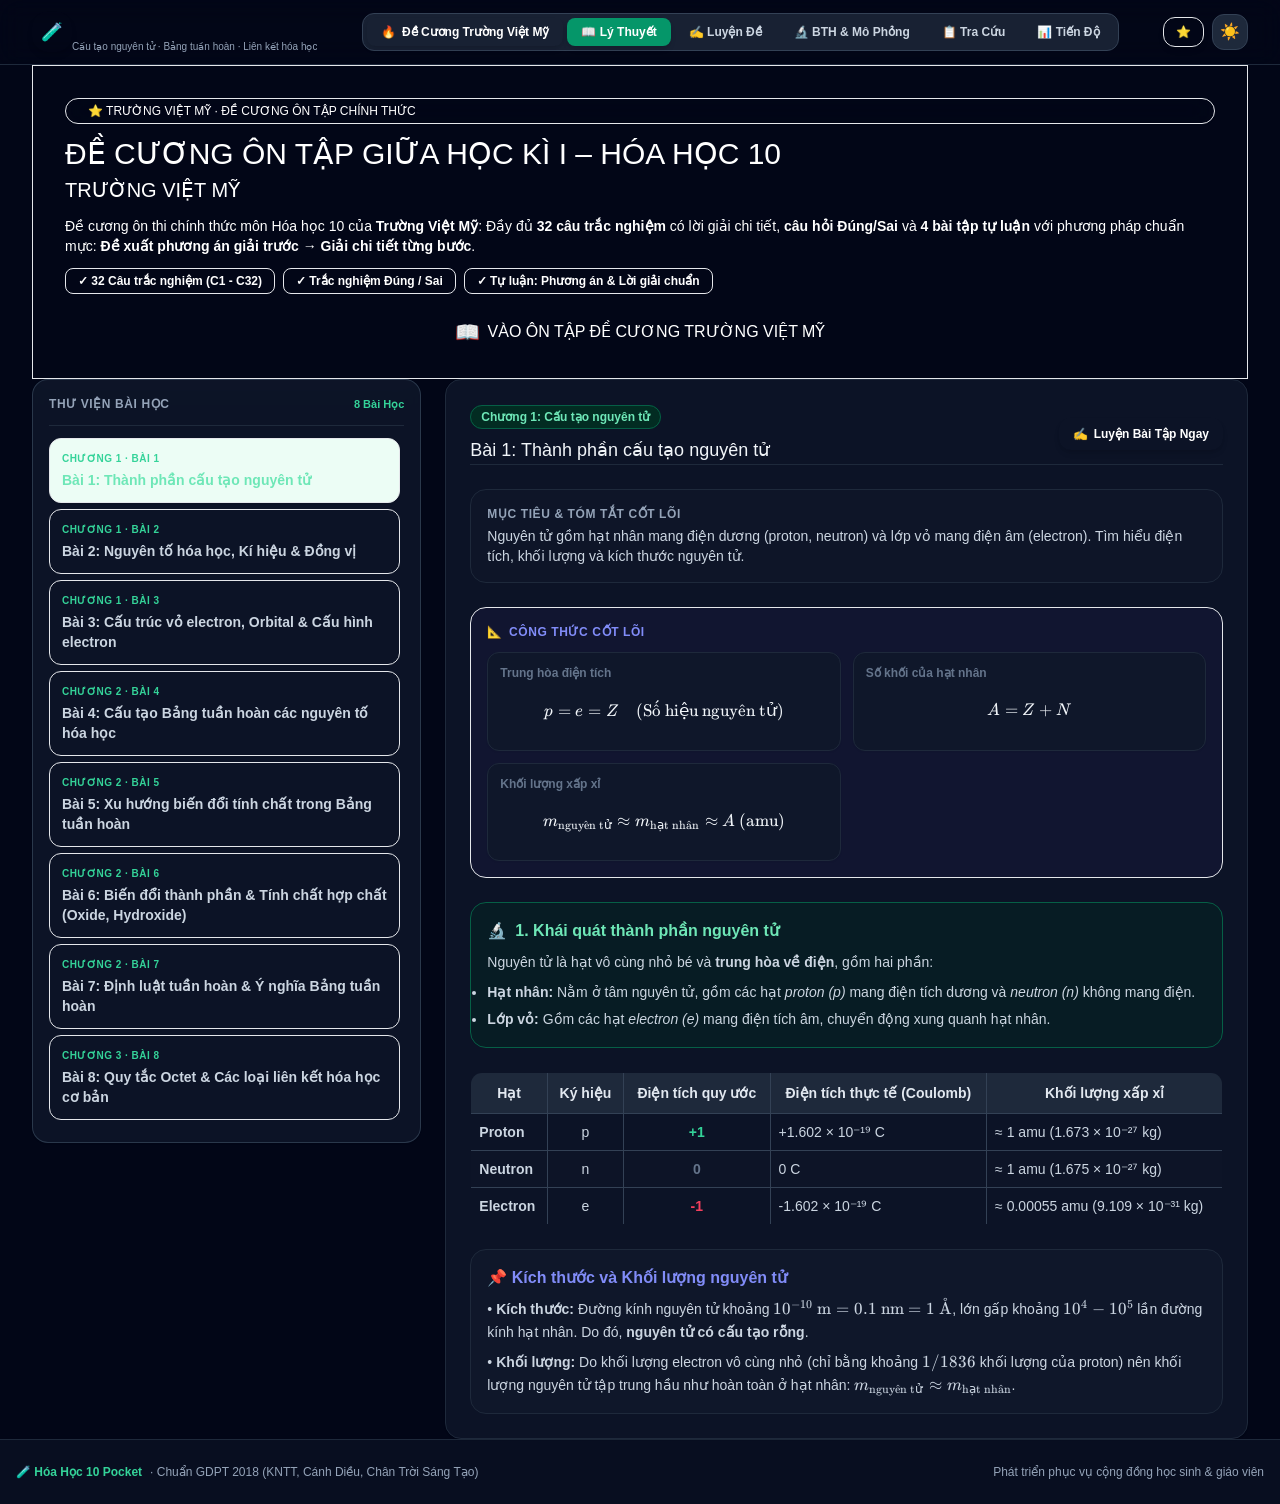
<file: index.html>
<!DOCTYPE html>
<html lang="vi" class="h-full notranslate dark" translate="no">
<head>
  <meta charset="UTF-8">
  <meta name="viewport" content="width=device-width, initial-scale=1.0">
  <meta name="google" content="notranslate">
  <title>Hóa Học 10 | Bảng Tuần Hoàn, Lý Thuyết & Luyện Đề Tương Tác</title>
  
  <!-- Pre-compiled Fast Tailwind CSS -->
  <link rel="stylesheet" href="css/tailwind.min.css">
  <link rel="stylesheet" href="css/style.css">

  <!-- KaTeX stylesheet (Self-hosted locally for 100% offline reliability) -->
  <link rel="stylesheet" href="css/katex.min.css">
</head>
<body class="bg-slate-50 dark:bg-slate-950 text-slate-900 dark:text-slate-100 min-h-screen flex flex-col transition-colors duration-200 selection:bg-emerald-500 selection:text-white">

  <!-- Confetti Canvas -->
  <canvas id="confetti-canvas" class="fixed inset-0 pointer-events-none z-50 hidden"></canvas>

  <!-- Top Navigation Header -->
  <header class="sticky top-0 z-40 bg-white/85 dark:bg-slate-900/85 backdrop-blur-md border-b border-slate-200 dark:border-slate-800 transition-colors">
    <div class="max-w-7xl mx-auto px-3 sm:px-6 lg:px-8">
      <div class="flex items-center justify-between h-16 gap-2">
        <!-- Logo & Title -->
        <div class="flex items-center space-x-2.5 sm:space-x-3 shrink-0">
          <div class="w-10 h-10 rounded-2xl bg-gradient-to-tr from-emerald-500 via-teal-500 to-cyan-500 flex items-center justify-center text-white shadow-md shadow-emerald-500/20 text-lg">
            🧪
          </div>
          <div>
            <div class="font-black text-sm sm:text-lg leading-tight bg-gradient-to-r from-emerald-600 via-teal-500 to-cyan-500 dark:from-emerald-400 dark:via-teal-300 dark:to-cyan-400 bg-clip-text text-transparent">
              HÓA HỌC 10 · GDPT 2018
            </div>
            <div class="text-[10px] sm:text-[11px] text-slate-500 dark:text-slate-400 font-medium truncate max-w-[200px] sm:max-w-none">
              Cấu tạo nguyên tử · Bảng tuần hoàn · Liên kết hóa học
            </div>
          </div>
        </div>

        <!-- Global Search Bar (Desktop & Tablet) -->
        <div class="hidden lg:flex items-center flex-1 max-w-xs mx-4">
          <div class="relative w-full">
            <span class="absolute left-3 top-1/2 -translate-y-1/2 text-slate-400 text-xs">🔍</span>
            <input 
              type="text" 
              placeholder="Tìm nguyên tố, bài học, Z..." 
              oninput="handleGlobalSearch(this.value)"
              class="w-full bg-slate-100 dark:bg-slate-800/80 border border-slate-200 dark:border-slate-700 rounded-xl pl-8 pr-3 py-1.5 text-xs text-slate-900 dark:text-slate-100 focus:outline-none focus:border-emerald-500"
            />
          </div>
        </div>

        <!-- Center Nav Tabs (Desktop) -->
        <nav class="hidden md:flex items-center space-x-1 p-1 bg-slate-100 dark:bg-slate-800/80 rounded-xl border border-slate-200 dark:border-slate-700 text-xs font-semibold">
          <a href="de-cuong-on-tap-gki.html" target="_blank"
            class="px-3.5 py-1.5 rounded-lg bg-gradient-to-r from-amber-500 via-orange-500 to-rose-500 text-white font-black shadow-md hover:brightness-110 transition flex items-center space-x-1.5 shrink-0"
            title="Đề cương ôn tập chính thức Giữa Kì 1 - Trường Việt Mỹ">
            <span>🔥</span>
            <span>Đề Cương Trường Việt Mỹ</span>
          </a>
          <button data-tab-target="theory" class="px-3.5 py-1.5 rounded-lg bg-emerald-600 text-white shadow-md transition flex items-center space-x-1.5">
            <span>📖 Lý Thuyết</span>
          </button>
          <button data-tab-target="practice" class="px-3.5 py-1.5 rounded-lg text-slate-600 dark:text-slate-300 hover:bg-slate-200/60 dark:hover:bg-slate-700/60 transition flex items-center space-x-1.5">
            <span>✍️ Luyện Đề</span>
          </button>
          <button data-tab-target="simulations" class="px-3.5 py-1.5 rounded-lg text-slate-600 dark:text-slate-300 hover:bg-slate-200/60 dark:hover:bg-slate-700/60 transition flex items-center space-x-1.5">
            <span>🔬 BTH & Mô Phỏng</span>
          </button>
          <button data-tab-target="formulas" class="px-3.5 py-1.5 rounded-lg text-slate-600 dark:text-slate-300 hover:bg-slate-200/60 dark:hover:bg-slate-700/60 transition flex items-center space-x-1.5">
            <span>📋 Tra Cứu</span>
          </button>
          <button data-tab-target="stats" class="px-3.5 py-1.5 rounded-lg text-slate-600 dark:text-slate-300 hover:bg-slate-200/60 dark:hover:bg-slate-700/60 transition flex items-center space-x-1.5">
            <span>📊 Tiến Độ</span>
          </button>
        </nav>

        <!-- Right: Actions & Theme Toggle -->
        <div class="flex items-center space-x-2 shrink-0">
          <a href="de-cuong-on-tap-gki.html" target="_blank" title="Đề cương ôn tập Giữa Kì 1 - Trường Việt Mỹ"
            class="px-3 py-1.5 rounded-xl border border-amber-400 bg-amber-400 dark:bg-amber-500 text-amber-950 font-black hover:bg-amber-300 dark:hover:bg-amber-400 transition flex items-center space-x-1.5 text-xs shadow-md">
            <span>⭐</span>
            <span class="hidden sm:inline">Đề Cương Việt Mỹ</span>
          </a>
          <button id="btn-toggle-theme" title="Đổi giao diện Sáng / Tối"
            class="w-9 h-9 rounded-xl border border-slate-200 dark:border-slate-700 bg-slate-100 dark:bg-slate-800 flex items-center justify-center text-slate-600 dark:text-slate-300 hover:bg-slate-200 dark:hover:bg-slate-700 transition">
            <span class="dark:hidden">🌙</span>
            <span class="hidden dark:inline">☀️</span>
          </button>
        </div>
      </div>

      <!-- Mobile Tab Bar -->
      <div class="flex md:hidden overflow-x-auto py-2 border-t border-slate-200 dark:border-slate-800 gap-1.5 text-xs font-semibold no-scrollbar">
        <a href="de-cuong-on-tap-gki.html" target="_blank" class="px-3.5 py-1.5 rounded-lg bg-gradient-to-r from-amber-500 via-orange-500 to-rose-500 text-white shrink-0 font-black shadow-md flex items-center space-x-1">
          <span>🔥</span>
          <span>Đề Cương Trường Việt Mỹ</span>
        </a>
        <button data-tab-target="theory" class="px-3 py-1.5 rounded-lg bg-emerald-600 text-white shrink-0">📖 Lý Thuyết</button>
        <button data-tab-target="practice" class="px-3 py-1.5 rounded-lg text-slate-600 dark:text-slate-300 shrink-0">✍️ Luyện Đề</button>
        <button data-tab-target="simulations" class="px-3 py-1.5 rounded-lg text-slate-600 dark:text-slate-300 shrink-0">🔬 BTH & Mô Phỏng</button>
        <button data-tab-target="formulas" class="px-3 py-1.5 rounded-lg text-slate-600 dark:text-slate-300 shrink-0">📋 Tra Cứu</button>
        <button data-tab-target="stats" class="px-3 py-1.5 rounded-lg text-slate-600 dark:text-slate-300 shrink-0">📊 Tiến Độ</button>
      </div>
    </div>
  </header>

  <!-- Main Content Container -->
  <main class="flex-1 max-w-7xl w-full mx-auto px-3 sm:px-6 lg:px-8 py-5">

    <!-- ================= HERO BANNER ĐỀ CƯƠNG ÔN TẬP TRƯỜNG VIỆT MỸ (VỊ TRÍ NỔI BẬT NHẤT) ================= -->
    <section class="mb-7 rounded-3xl bg-gradient-to-r from-emerald-600 via-teal-600 to-cyan-700 text-white p-6 sm:p-8 shadow-xl shadow-emerald-950/20 border border-emerald-300/30 relative overflow-hidden">
      <!-- Glow effect & Background icon -->
      <div class="absolute -right-12 -bottom-12 w-72 h-72 bg-white/10 rounded-full blur-3xl pointer-events-none"></div>
      <div class="absolute right-6 top-1/2 -translate-y-1/2 hidden lg:block opacity-15 text-9xl font-black select-none pointer-events-none">
        🏫
      </div>

      <div class="relative z-10 flex flex-col lg:flex-row lg:items-center justify-between gap-6">
        <div class="space-y-3 max-w-3xl">
          <div class="inline-flex items-center space-x-2 px-3.5 py-1 rounded-full bg-white/20 backdrop-blur-md text-amber-200 border border-white/20 text-xs font-black tracking-wide uppercase shadow-sm">
            <span class="w-2 h-2 rounded-full bg-amber-300 animate-ping"></span>
            <span>⭐ TRƯỜNG VIỆT MỸ · ĐỀ CƯƠNG ÔN TẬP CHÍNH THỨC</span>
          </div>

          <h1 class="text-2xl sm:text-3xl md:text-4xl font-black leading-snug tracking-tight text-white drop-shadow-sm uppercase">
            ĐỀ CƯƠNG ÔN TẬP GIỮA HỌC KÌ I – HÓA HỌC 10
            <span class="block text-amber-300 text-xl sm:text-2xl md:text-3xl mt-1">TRƯỜNG VIỆT MỸ</span>
          </h1>

          <p class="text-xs sm:text-sm md:text-base text-emerald-50 leading-relaxed font-medium">
            Đề cương ôn thi chính thức môn Hóa học 10 của <strong>Trường Việt Mỹ</strong>: Đầy đủ <strong>32 câu trắc nghiệm</strong> có lời giải chi tiết, <strong>câu hỏi Đúng/Sai</strong> và <strong>4 bài tập tự luận</strong> với phương pháp chuẩn mực: <span class="text-amber-200 font-bold">Đề xuất phương án giải trước &rarr; Giải chi tiết từng bước</span>.
          </p>

          <div class="flex flex-wrap items-center gap-2 pt-1 text-xs font-semibold text-emerald-100">
            <span class="px-3 py-1 rounded-lg bg-emerald-900/40 border border-emerald-300/20 backdrop-blur-sm">✓ 32 Câu trắc nghiệm (C1 - C32)</span>
            <span class="px-3 py-1 rounded-lg bg-emerald-900/40 border border-emerald-300/20 backdrop-blur-sm">✓ Trắc nghiệm Đúng / Sai</span>
            <span class="px-3 py-1 rounded-lg bg-emerald-900/40 border border-emerald-300/20 backdrop-blur-sm">✓ Tự luận: Phương án & Lời giải chuẩn</span>
          </div>
        </div>

        <!-- Nút hành động duy nhất, trực tiếp, không nút rườm rà -->
        <div class="shrink-0 flex items-center">
          <a href="de-cuong-on-tap-gki.html" target="_blank"
            class="w-full sm:w-auto px-7 py-4 rounded-2xl bg-amber-400 hover:bg-amber-300 text-amber-950 font-black text-base text-center shadow-xl shadow-amber-950/25 transition transform hover:-translate-y-1 flex items-center justify-center space-x-2">
            <span class="text-xl">📖</span>
            <span>VÀO ÔN TẬP ĐỀ CƯƠNG TRƯỜNG VIỆT MỸ</span>
          </a>
        </div>
      </div>
    </section>

    <!-- ================= TAB 1: LÝ THUYẾT (THEORY) ================= -->
    <div id="tab-theory" class="tab-content active">
      <div class="grid grid-cols-1 lg:grid-cols-12 gap-6">
        <!-- Sidebar Bài học -->
        <div class="lg:col-span-4 xl:col-span-3">
          <div class="sticky top-24 glass-card rounded-2xl p-4 shadow-sm">
            <div class="flex items-center justify-between pb-3 mb-3 border-b border-slate-200 dark:border-slate-800">
              <span class="text-xs font-bold uppercase tracking-wider text-slate-500 dark:text-slate-400">
                Thư Viện Bài Học
              </span>
              <span class="text-[11px] font-bold text-emerald-600 dark:text-emerald-400">8 Bài Học</span>
            </div>
            <div id="lessons-nav-list" class="max-h-[calc(100vh-200px)] overflow-y-auto pr-1">
              <!-- Dynamically populated by JS -->
            </div>
          </div>
        </div>

        <!-- Chi tiết bài học đã chọn -->
        <div class="lg:col-span-8 xl:col-span-9" id="lesson-detail-container">
          <!-- Dynamically populated by JS -->
        </div>
      </div>
    </div>

    <!-- ================= TAB 2: LUYỆN BÀI TẬP (PRACTICE) ================= -->
    <div id="tab-practice" class="tab-content hidden">
      <div class="max-w-4xl mx-auto space-y-6">
        <!-- Filter Header -->
        <div class="glass-card rounded-2xl p-5 shadow-sm space-y-4">
          <div class="flex flex-col md:flex-row md:items-center justify-between gap-4">
            <!-- Mode buttons -->
            <div class="flex flex-wrap items-center gap-1.5 p-1 bg-slate-100 dark:bg-slate-800/80 rounded-xl border border-slate-200 dark:border-slate-700 text-xs font-semibold">
              <button data-mode="mcq" onclick="setPracticeMode('mcq')" class="practice-mode-btn px-3 py-1.5 rounded-lg bg-emerald-600 text-white shadow-sm transition">
                ⚡ Trắc Nghiệm 4 Lựa Chọn
              </button>
              <button data-mode="tf" onclick="setPracticeMode('tf')" class="practice-mode-btn px-3 py-1.5 rounded-lg text-slate-600 dark:text-slate-300 transition">
                ⚖️ Đúng / Sai (Đề 2025)
              </button>
              <button data-mode="sa" onclick="setPracticeMode('sa')" class="practice-mode-btn px-3 py-1.5 rounded-lg text-slate-600 dark:text-slate-300 transition">
                🔢 Trả Lời Ngắn (Đề 2025)
              </button>
              <button data-mode="essay" onclick="setPracticeMode('essay')" class="practice-mode-btn px-3 py-1.5 rounded-lg text-slate-600 dark:text-slate-300 transition">
                📖 Tự Luận
              </button>
              <button data-mode="exam" onclick="setPracticeMode('exam')" class="practice-mode-btn px-3 py-1.5 rounded-lg text-slate-600 dark:text-slate-300 transition">
                ⏱️ Thi Thử (15 Phút)
              </button>
            </div>
          </div>

          <!-- Filters: Chapter & Level -->
          <div class="flex flex-wrap items-center justify-between gap-3 pt-3 border-t border-slate-200 dark:border-slate-800 text-xs">
            <div class="flex items-center gap-2">
              <span class="text-slate-400 font-bold">Chương:</span>
              <button onclick="setPracticeFilterLesson('all')" class="px-2.5 py-1 rounded-lg bg-slate-200 dark:bg-slate-800 text-slate-700 dark:text-slate-300 font-semibold hover:bg-emerald-500 hover:text-white transition">Tất cả</button>
              <button onclick="setPracticeFilterLesson('Chương 1')" class="px-2.5 py-1 rounded-lg bg-slate-200 dark:bg-slate-800 text-slate-700 dark:text-slate-300 font-semibold hover:bg-emerald-500 hover:text-white transition">Chương 1 (Nguyên tử)</button>
              <button onclick="setPracticeFilterLesson('Chương 2')" class="px-2.5 py-1 rounded-lg bg-slate-200 dark:bg-slate-800 text-slate-700 dark:text-slate-300 font-semibold hover:bg-emerald-500 hover:text-white transition">Chương 2 (Bảng tuần hoàn)</button>
            </div>

            <div class="flex items-center gap-2">
              <span class="text-slate-400 font-bold">Mức độ:</span>
              <button onclick="setPracticeFilterLevel('all')" class="px-2 py-1 rounded-lg bg-slate-200 dark:bg-slate-800 text-slate-700 dark:text-slate-300 font-semibold">Tất cả</button>
              <button onclick="setPracticeFilterLevel('NB')" class="px-2 py-1 rounded-lg bg-emerald-100 dark:bg-emerald-950 text-emerald-600 font-bold">NB</button>
              <button onclick="setPracticeFilterLevel('TH')" class="px-2 py-1 rounded-lg bg-blue-100 dark:bg-blue-950 text-blue-600 font-bold">TH</button>
              <button onclick="setPracticeFilterLevel('VD')" class="px-2 py-1 rounded-lg bg-amber-100 dark:bg-amber-950 text-amber-600 font-bold">VD</button>
              <button onclick="setPracticeFilterLevel('VDC')" class="px-2 py-1 rounded-lg bg-rose-100 dark:bg-rose-950 text-rose-600 font-bold">VDC</button>
            </div>
          </div>
        </div>

        <!-- Questions List Container -->
        <div id="practice-questions-list" class="space-y-4">
          <!-- Dynamically populated by JS -->
        </div>
      </div>
    </div>

    <!-- ================= TAB 3: THÍ NGHIỆM ẢO & BTH (SIMULATIONS) ================= -->
    <div id="tab-simulations" class="tab-content hidden space-y-6">
      <!-- Sub-tabs Switcher -->
      <div class="flex items-center justify-center gap-2 p-1.5 bg-slate-100 dark:bg-slate-800/80 rounded-2xl border border-slate-200 dark:border-slate-700 max-w-md mx-auto">
        <button data-subtab="periodic" onclick="switchSimulationSubTab('periodic')" class="sim-subtab-btn flex-1 py-2 rounded-xl text-xs sm:text-sm font-bold bg-emerald-600 text-white shadow-md transition">
          🌐 Bảng Tuần Hoàn
        </button>
        <button data-subtab="bohr" onclick="switchSimulationSubTab('bohr')" class="sim-subtab-btn flex-1 py-2 rounded-xl text-xs sm:text-sm font-medium bg-slate-100 dark:bg-slate-800 text-slate-600 dark:text-slate-300 hover:bg-slate-200 dark:hover:bg-slate-700 transition">
          ⚛️ Mô Phỏng Bohr
        </button>
        <button data-subtab="solver" onclick="switchSimulationSubTab('solver')" class="sim-subtab-btn flex-1 py-2 rounded-xl text-xs sm:text-sm font-medium bg-slate-100 dark:bg-slate-800 text-slate-600 dark:text-slate-300 hover:bg-slate-200 dark:hover:bg-slate-700 transition">
          🧮 Bộ Giải Toán
        </button>
      </div>

      <!-- SUB-TAB 1: BẢNG TUẦN HOÀN 118 NGUYÊN TỐ TƯƠNG TÁC -->
      <div id="sim-subtab-periodic" class="sim-subtab-content space-y-4">
        <div class="glass-card rounded-2xl p-4 sm:p-5 border border-slate-200 dark:border-slate-800 shadow-sm space-y-4">
          <!-- Header & Search Controls -->
          <div class="flex flex-col md:flex-row md:items-center justify-between gap-3">
            <div>
              <h3 class="text-base sm:text-lg font-black text-slate-900 dark:text-slate-100 flex items-center gap-2">
                <span>⚛️</span> Bảng Tuần Hoàn Các Nguyên Tố Hóa Học (IUPAC)
              </h3>
              <p class="text-xs text-slate-500 dark:text-slate-400">118 nguyên tố • Nhấp vào bất kỳ nguyên tố nào để xem thông số chi tiết và mở mô phỏng Bohr</p>
            </div>

            <div class="relative w-full md:w-72">
              <input type="text" id="pt-search" placeholder="🔍 Tìm kiếm (tên, ký hiệu, số hiệu)..." 
                class="w-full bg-slate-100 dark:bg-slate-800/90 border border-slate-200 dark:border-slate-700 rounded-xl px-3.5 py-2 text-xs text-slate-900 dark:text-slate-100 focus:outline-none focus:border-emerald-500 shadow-inner" />
            </div>
          </div>

          <!-- Category Filter Buttons -->
          <div class="flex items-center gap-1.5 overflow-x-auto no-scrollbar py-1 text-xs" id="pt-filters">
            <button class="pt-filter-btn active px-3 py-1.5 rounded-xl border border-slate-300 dark:border-slate-700 bg-emerald-600 text-white font-bold transition whitespace-nowrap" data-cat="all">Tất cả</button>
            <button class="pt-filter-btn px-2.5 py-1.5 rounded-xl border border-slate-300 dark:border-slate-700 bg-slate-100 dark:bg-slate-800 font-semibold transition whitespace-nowrap" data-cat="alkali-metal">Kim loại kiềm</button>
            <button class="pt-filter-btn px-2.5 py-1.5 rounded-xl border border-slate-300 dark:border-slate-700 bg-slate-100 dark:bg-slate-800 font-semibold transition whitespace-nowrap" data-cat="alkaline-earth">Kiềm thổ</button>
            <button class="pt-filter-btn px-2.5 py-1.5 rounded-xl border border-slate-300 dark:border-slate-700 bg-slate-100 dark:bg-slate-800 font-semibold transition whitespace-nowrap" data-cat="transition-metal">Chuyển tiếp</button>
            <button class="pt-filter-btn px-2.5 py-1.5 rounded-xl border border-slate-300 dark:border-slate-700 bg-slate-100 dark:bg-slate-800 font-semibold transition whitespace-nowrap" data-cat="post-transition">Sau chuyển tiếp</button>
            <button class="pt-filter-btn px-2.5 py-1.5 rounded-xl border border-slate-300 dark:border-slate-700 bg-slate-100 dark:bg-slate-800 font-semibold transition whitespace-nowrap" data-cat="metalloid">Á kim</button>
            <button class="pt-filter-btn px-2.5 py-1.5 rounded-xl border border-slate-300 dark:border-slate-700 bg-slate-100 dark:bg-slate-800 font-semibold transition whitespace-nowrap" data-cat="nonmetal">Phi kim</button>
            <button class="pt-filter-btn px-2.5 py-1.5 rounded-xl border border-slate-300 dark:border-slate-700 bg-slate-100 dark:bg-slate-800 font-semibold transition whitespace-nowrap" data-cat="halogen">Halogen</button>
            <button class="pt-filter-btn px-2.5 py-1.5 rounded-xl border border-slate-300 dark:border-slate-700 bg-slate-100 dark:bg-slate-800 font-semibold transition whitespace-nowrap" data-cat="noble-gas">Khí hiếm</button>
            <button class="pt-filter-btn px-2.5 py-1.5 rounded-xl border border-slate-300 dark:border-slate-700 bg-slate-100 dark:bg-slate-800 font-semibold transition whitespace-nowrap" data-cat="lanthanide">Lanthanide</button>
            <button class="pt-filter-btn px-2.5 py-1.5 rounded-xl border border-slate-300 dark:border-slate-700 bg-slate-100 dark:bg-slate-800 font-semibold transition whitespace-nowrap" data-cat="actinide">Actinide</button>
          </div>

          <!-- Periodic Table Container (Scrollable) -->
          <div class="periodic-table-wrapper rounded-2xl border border-slate-200 dark:border-slate-800 bg-slate-900/60 shadow-inner">
            <!-- Bảng chính: 18 cột x 7 hàng -->
            <div class="periodic-table" id="mainTable"></div>

            <!-- Lanthanide & Actinide -->
            <div class="spacer">Lanthanide & Actinide ↓</div>
            <div class="lanthanides" id="lanthanides"></div>
            <div class="actinides" id="actinides"></div>
          </div>

          <!-- Chú thích màu sắc (Legend) -->
          <div class="legend">
            <div class="legend-item"><div class="legend-color alkali-metal"></div>Kim loại kiềm</div>
            <div class="legend-item"><div class="legend-color alkaline-earth"></div>Kiềm thổ</div>
            <div class="legend-item"><div class="legend-color transition-metal"></div>Chuyển tiếp</div>
            <div class="legend-item"><div class="legend-color post-transition"></div>Sau chuyển tiếp</div>
            <div class="legend-item"><div class="legend-color metalloid"></div>Á kim</div>
            <div class="legend-item"><div class="legend-color nonmetal"></div>Phi kim</div>
            <div class="legend-item"><div class="legend-color halogen"></div>Halogen</div>
            <div class="legend-item"><div class="legend-color noble-gas"></div>Khí hiếm</div>
            <div class="legend-item"><div class="legend-color lanthanide"></div>Lanthanide</div>
            <div class="legend-item"><div class="legend-color actinide"></div>Actinide</div>
          </div>
        </div>
      </div>

      <!-- SUB-TAB 2: MÔ PHỎNG NGUYÊN TỬ BOHR -->
      <div id="sim-subtab-bohr" class="sim-subtab-content hidden space-y-6">
        <div class="bohr-layout">
          <!-- Canvas Display -->
          <div class="glass-card rounded-2xl p-5 border border-slate-200 dark:border-slate-800 shadow-sm flex flex-col items-center justify-between space-y-4 min-w-0">
            <div class="flex items-center justify-between w-full">
              <span class="text-xs font-bold uppercase tracking-wider text-slate-400">Mô hình Rutherford - Bohr</span>
              <span id="bohr-element-type-badge" class="px-2.5 py-0.5 rounded-full text-xs font-bold border">Kim loại</span>
            </div>

            <!-- Canvas Container -->
            <div class="bohr-canvas-container">
              <canvas id="bohr-canvas" class="rounded-2xl bg-slate-950 border border-slate-800 shadow-inner"></canvas>
            </div>

            <div id="bohr-shells-text" class="flex flex-wrap items-center justify-center gap-2">
              <!-- Dynamically populated shell info -->
            </div>
          </div>

          <!-- Controls & Information -->
          <div class="glass-card rounded-2xl p-6 border border-slate-200 dark:border-slate-800 shadow-sm space-y-5 min-w-0">
            <div>
              <span class="text-xs font-bold uppercase tracking-wider text-emerald-500 whitespace-nowrap">Thông Số Nguyên Tử</span>
              <h3 id="bohr-element-name" class="text-xl font-black text-slate-900 dark:text-slate-100 mt-1">Sodium (Na) - Z = 11</h3>
              <p id="bohr-element-config" class="text-xs font-mono font-bold text-indigo-500 dark:text-indigo-400 mt-0.5">[Ne] 3s¹</p>
            </div>

            <!-- Slider Control -->
            <div class="space-y-2">
              <div class="flex items-center justify-between text-xs font-bold text-slate-700 dark:text-slate-300">
                <span>Số hiệu nguyên tử (Z):</span>
                <span class="font-mono text-emerald-500 text-sm" id="bohr-slider-val">1 - 36</span>
              </div>
              <input type="range" id="bohr-z-slider" min="1" max="36" value="11" 
                class="w-full h-2 bg-slate-200 dark:bg-slate-700 rounded-lg appearance-none cursor-pointer accent-emerald-500" />
            </div>

            <!-- Quick Element Buttons -->
            <div class="space-y-2">
              <span class="text-slate-400 text-xs font-bold block">Nguyên tố tiêu biểu:</span>
              <div class="flex flex-wrap gap-1.5" id="bohr-quick-buttons">
                <button onclick="setBohrZ(1)" class="px-2 py-1 rounded-lg bg-slate-100 dark:bg-slate-800 border border-slate-200 dark:border-slate-700 text-xs font-bold hover:bg-emerald-500 hover:text-white transition">H (1)</button>
                <button onclick="setBohrZ(2)" class="px-2 py-1 rounded-lg bg-slate-100 dark:bg-slate-800 border border-slate-200 dark:border-slate-700 text-xs font-bold hover:bg-emerald-500 hover:text-white transition">He (2)</button>
                <button onclick="setBohrZ(6)" class="px-2 py-1 rounded-lg bg-slate-100 dark:bg-slate-800 border border-slate-200 dark:border-slate-700 text-xs font-bold hover:bg-emerald-500 hover:text-white transition">C (6)</button>
                <button onclick="setBohrZ(7)" class="px-2 py-1 rounded-lg bg-slate-100 dark:bg-slate-800 border border-slate-200 dark:border-slate-700 text-xs font-bold hover:bg-emerald-500 hover:text-white transition">N (7)</button>
                <button onclick="setBohrZ(8)" class="px-2 py-1 rounded-lg bg-slate-100 dark:bg-slate-800 border border-slate-200 dark:border-slate-700 text-xs font-bold hover:bg-emerald-500 hover:text-white transition">O (8)</button>
                <button onclick="setBohrZ(11)" class="px-2 py-1 rounded-lg bg-slate-100 dark:bg-slate-800 border border-slate-200 dark:border-slate-700 text-xs font-bold hover:bg-emerald-500 hover:text-white transition">Na (11)</button>
                <button onclick="setBohrZ(12)" class="px-2 py-1 rounded-lg bg-slate-100 dark:bg-slate-800 border border-slate-200 dark:border-slate-700 text-xs font-bold hover:bg-emerald-500 hover:text-white transition">Mg (12)</button>
                <button onclick="setBohrZ(13)" class="px-2 py-1 rounded-lg bg-slate-100 dark:bg-slate-800 border border-slate-200 dark:border-slate-700 text-xs font-bold hover:bg-emerald-500 hover:text-white transition">Al (13)</button>
                <button onclick="setBohrZ(17)" class="px-2 py-1 rounded-lg bg-slate-100 dark:bg-slate-800 border border-slate-200 dark:border-slate-700 text-xs font-bold hover:bg-emerald-500 hover:text-white transition">Cl (17)</button>
                <button onclick="setBohrZ(18)" class="px-2 py-1 rounded-lg bg-slate-100 dark:bg-slate-800 border border-slate-200 dark:border-slate-700 text-xs font-bold hover:bg-emerald-500 hover:text-white transition">Ar (18)</button>
                <button onclick="setBohrZ(19)" class="px-2 py-1 rounded-lg bg-slate-100 dark:bg-slate-800 border border-slate-200 dark:border-slate-700 text-xs font-bold hover:bg-emerald-500 hover:text-white transition">K (19)</button>
                <button onclick="setBohrZ(20)" class="px-2 py-1 rounded-lg bg-slate-100 dark:bg-slate-800 border border-slate-200 dark:border-slate-700 text-xs font-bold hover:bg-emerald-500 hover:text-white transition">Ca (20)</button>
                <button onclick="setBohrZ(24)" class="px-2 py-1 rounded-lg bg-amber-500/20 text-amber-300 border border-amber-500/40 text-xs font-bold hover:bg-amber-500 hover:text-white transition">Cr (24)*</button>
                <button onclick="setBohrZ(26)" class="px-2 py-1 rounded-lg bg-slate-100 dark:bg-slate-800 border border-slate-200 dark:border-slate-700 text-xs font-bold hover:bg-emerald-500 hover:text-white transition">Fe (26)</button>
                <button onclick="setBohrZ(29)" class="px-2 py-1 rounded-lg bg-amber-500/20 text-amber-300 border border-amber-500/40 text-xs font-bold hover:bg-amber-500 hover:text-white transition">Cu (29)*</button>
                <button onclick="setBohrZ(35)" class="px-2 py-1 rounded-lg bg-slate-100 dark:bg-slate-800 border border-slate-200 dark:border-slate-700 text-xs font-bold hover:bg-emerald-500 hover:text-white transition">Br (35)</button>
                <button onclick="setBohrZ(36)" class="px-2 py-1 rounded-lg bg-slate-100 dark:bg-slate-800 border border-slate-200 dark:border-slate-700 text-xs font-bold hover:bg-emerald-500 hover:text-white transition">Kr (36)</button>
              </div>
            </div>

            <div class="p-3 bg-emerald-50 dark:bg-emerald-950/40 rounded-xl border border-emerald-300 dark:border-emerald-800 text-xs text-slate-600 dark:text-slate-300 space-y-1">
              <p class="font-bold text-emerald-700 dark:text-emerald-300">💡 Lưu ý quan trọng:</p>
              <p>• <strong>Cr (Z=24):</strong> [Ar] 3d⁵ 4s¹ (bán bão hòa).</p>
              <p>• <strong>Cu (Z=29):</strong> [Ar] 3d¹⁰ 4s¹ (bão hòa d).</p>
              <p>• Số electron tối đa từng lớp: K(2), L(8), M(18), N(32).</p>
            </div>
          </div>
        </div>
      </div>

      <!-- SUB-TAB 3: BỘ GIẢI TOÁN HÓA HỌC THÔNG MINH -->
      <div id="sim-subtab-solver" class="sim-subtab-content hidden space-y-6">
        <div class="grid grid-cols-1 md:grid-cols-2 gap-6">
          <!-- Solver 1: Bài toán hạt nguyên tử -->
          <div class="glass-card rounded-2xl p-5 border border-slate-200 dark:border-slate-800 shadow-sm space-y-4">
            <div class="flex items-center gap-2">
              <span class="w-8 h-8 rounded-xl bg-emerald-500/20 text-emerald-400 flex items-center justify-center font-bold">1</span>
              <div>
                <h4 class="text-sm font-bold text-slate-900 dark:text-slate-100">Giải Bài Toán Hạt Cơ Bản (p, n, e)</h4>
                <p class="text-[11px] text-slate-400">Tìm Z, N, A từ tổng hạt và hiệu hạt mang điện</p>
              </div>
            </div>

            <div class="space-y-3 text-xs">
              <div>
                <label class="block font-semibold text-slate-700 dark:text-slate-300 mb-1">Tổng số hạt S (2Z + N):</label>
                <input type="number" id="solver-particle-s" placeholder="Ví dụ: 40, 52, 28..." 
                  class="w-full bg-slate-50 dark:bg-slate-900 border border-slate-300 dark:border-slate-700 rounded-xl px-3 py-2 text-xs font-mono font-bold focus:outline-none focus:border-emerald-500" />
              </div>
              <div>
                <label class="block font-semibold text-slate-700 dark:text-slate-300 mb-1">Số hạt mang điện nhiều hơn không mang điện (2Z - N):</label>
                <input type="number" id="solver-particle-diff" placeholder="Ví dụ: 12, 16... (bỏ trống nếu muốn dùng chặn bền)" 
                  class="w-full bg-slate-50 dark:bg-slate-900 border border-slate-300 dark:border-slate-700 rounded-xl px-3 py-2 text-xs font-mono font-bold focus:outline-none focus:border-emerald-500" />
              </div>
              <button onclick="solveParticleSystem()" class="w-full py-2.5 bg-emerald-600 hover:bg-emerald-500 text-white rounded-xl font-bold shadow-md transition">
                Giải Chi Tiết & Tìm Tên Nguyên Tố
              </button>
            </div>

            <div id="solver-particle-result"></div>
          </div>

          <!-- Solver 2: Bài toán Đồng vị -->
          <div class="glass-card rounded-2xl p-5 border border-slate-200 dark:border-slate-800 shadow-sm space-y-4">
            <div class="flex items-center gap-2">
              <span class="w-8 h-8 rounded-xl bg-teal-500/20 text-teal-400 flex items-center justify-center font-bold">2</span>
              <div>
                <h4 class="text-sm font-bold text-slate-900 dark:text-slate-100">Tính Đồng Vị & Nguyên Tử Khối Trung Bình</h4>
                <p class="text-[11px] text-slate-400">Tính A_tb hoặc tìm % số nguyên tử của từng đồng vị</p>
              </div>
            </div>

            <div class="grid grid-cols-2 gap-2 text-xs">
              <div>
                <label class="block font-semibold text-slate-700 dark:text-slate-300 mb-1">Số khối A₁:</label>
                <input type="number" id="solver-iso-a1" placeholder="Ví dụ: 35, 63..." 
                  class="w-full bg-slate-50 dark:bg-slate-900 border border-slate-300 dark:border-slate-700 rounded-xl px-3 py-2 text-xs font-mono font-bold" />
              </div>
              <div>
                <label class="block font-semibold text-slate-700 dark:text-slate-300 mb-1">Số khối A₂:</label>
                <input type="number" id="solver-iso-a2" placeholder="Ví dụ: 37, 65..." 
                  class="w-full bg-slate-50 dark:bg-slate-900 border border-slate-300 dark:border-slate-700 rounded-xl px-3 py-2 text-xs font-mono font-bold" />
              </div>
              <div>
                <label class="block font-semibold text-slate-700 dark:text-slate-300 mb-1">% của A₁ (nếu có):</label>
                <input type="number" step="0.01" id="solver-iso-p1" placeholder="Ví dụ: 75.77" 
                  class="w-full bg-slate-50 dark:bg-slate-900 border border-slate-300 dark:border-slate-700 rounded-xl px-3 py-2 text-xs font-mono font-bold" />
              </div>
              <div>
                <label class="block font-semibold text-slate-700 dark:text-slate-300 mb-1">A_tb (nếu cần tìm %):</label>
                <input type="number" step="0.01" id="solver-iso-avg" placeholder="Ví dụ: 35.5, 63.54" 
                  class="w-full bg-slate-50 dark:bg-slate-900 border border-slate-300 dark:border-slate-700 rounded-xl px-3 py-2 text-xs font-mono font-bold" />
              </div>
            </div>

            <button onclick="solveIsotopeCalc()" class="w-full py-2.5 bg-teal-600 hover:bg-teal-500 text-white rounded-xl text-xs font-bold shadow-md transition">
              Tính Toán Kết Quả
            </button>

            <div id="solver-iso-result"></div>
          </div>
        </div>
      </div>
    </div>

    <!-- ================= TAB 4: SỔ TAY CÔNG THỨC (FORMULAS) ================= -->
    <div id="tab-formulas" class="tab-content hidden space-y-6">
      <div class="glass-card rounded-2xl p-5 border border-slate-200 dark:border-slate-800 shadow-sm flex items-center justify-between">
        <div>
          <h2 class="text-lg font-black text-slate-900 dark:text-slate-100 flex items-center gap-2">
            <span>📋</span> Sổ Tay Tra Cứu Công Thức Hóa Học 10
          </h2>
          <p class="text-xs text-slate-500 dark:text-slate-400">Tập hợp toàn bộ công thức tính toán, quy tắc cấu hình và định luật tuần hoàn.</p>
        </div>
      </div>

      <div id="formulas-list-container" class="space-y-6">
        <!-- Dynamically populated by JS -->
      </div>
    </div>

    <!-- ================= TAB 5: TIẾN ĐỘ & SỔ CÂU SAI (STATS) ================= -->
    <div id="tab-stats" class="tab-content hidden space-y-6 max-w-4xl mx-auto">
      <div class="glass-card rounded-2xl p-6 border border-slate-200 dark:border-slate-800 shadow-sm space-y-4">
        <div class="flex items-center justify-between pb-3 border-b border-slate-200 dark:border-slate-800">
          <div>
            <h3 class="text-lg font-black text-slate-900 dark:text-slate-100 flex items-center gap-2">
              <span>📊</span> Sổ Tay Câu Sai & Ôn Luyện Lỗ Hổng Kiến Thức
            </h3>
            <p class="text-xs text-slate-500 dark:text-slate-400">Tự động ghi nhận mọi câu hỏi bạn làm sai để ôn tập lại bất kỳ lúc nào.</p>
          </div>
          <button onclick="clearMistakes()" class="px-3 py-1.5 rounded-xl border border-rose-500/40 text-rose-500 hover:bg-rose-500 hover:text-white text-xs font-bold transition">
            Xóa Lịch Sử Câu Sai
          </button>
        </div>

        <div class="flex items-center gap-3 p-4 bg-rose-50 dark:bg-rose-950/30 rounded-2xl border border-rose-200 dark:border-rose-900/50">
          <span class="text-2xl">⚠️</span>
          <div>
            <span class="text-xs text-slate-500 dark:text-slate-400 block font-semibold">Tổng số câu đang cần ôn tập:</span>
            <span id="mistakes-count-badge" class="text-2xl font-black text-rose-500 font-mono">0</span>
          </div>
        </div>

        <div id="mistakes-list-container" class="space-y-3">
          <!-- Dynamically populated by JS -->
        </div>
      </div>
    </div>

  </main>

  <!-- Modal Chi Tiết Nguyên Tố -->
  <div class="pt-modal" id="ptModal">
    <div class="pt-modal-content" id="ptModalContent">
      <span class="close-btn" id="closePtModal">&times;</span>
      <div id="ptModalBody"></div>
    </div>
  </div>

  <!-- Footer -->
  <footer class="mt-auto border-t border-slate-200 dark:border-slate-800 py-6 bg-white/50 dark:bg-slate-900/50 backdrop-blur-sm text-center text-xs text-slate-500 dark:text-slate-400">
    <div class="max-w-7xl mx-auto px-4 flex flex-col sm:flex-row items-center justify-between gap-3">
      <div class="flex items-center gap-2">
        <span class="font-extrabold text-emerald-600 dark:text-emerald-400">🧪 Hóa Học 10 Pocket</span>
        <span>· Chuẩn GDPT 2018 (KNTT, Cánh Diều, Chân Trời Sáng Tạo)</span>
      </div>
      <div>
        <span>Phát triển phục vụ cộng đồng học sinh & giáo viên</span>
      </div>
    </div>
  </footer>

  <!-- Self-hosted local KaTeX and App Scripts -->
  <script src="js/katex.min.js"></script>
  <script src="js/auto-render.min.js"></script>
  <script src="js/data.js"></script>
  <script src="js/simulation.js"></script>
  <script src="js/app.js"></script>
</body>
</html>
</file>
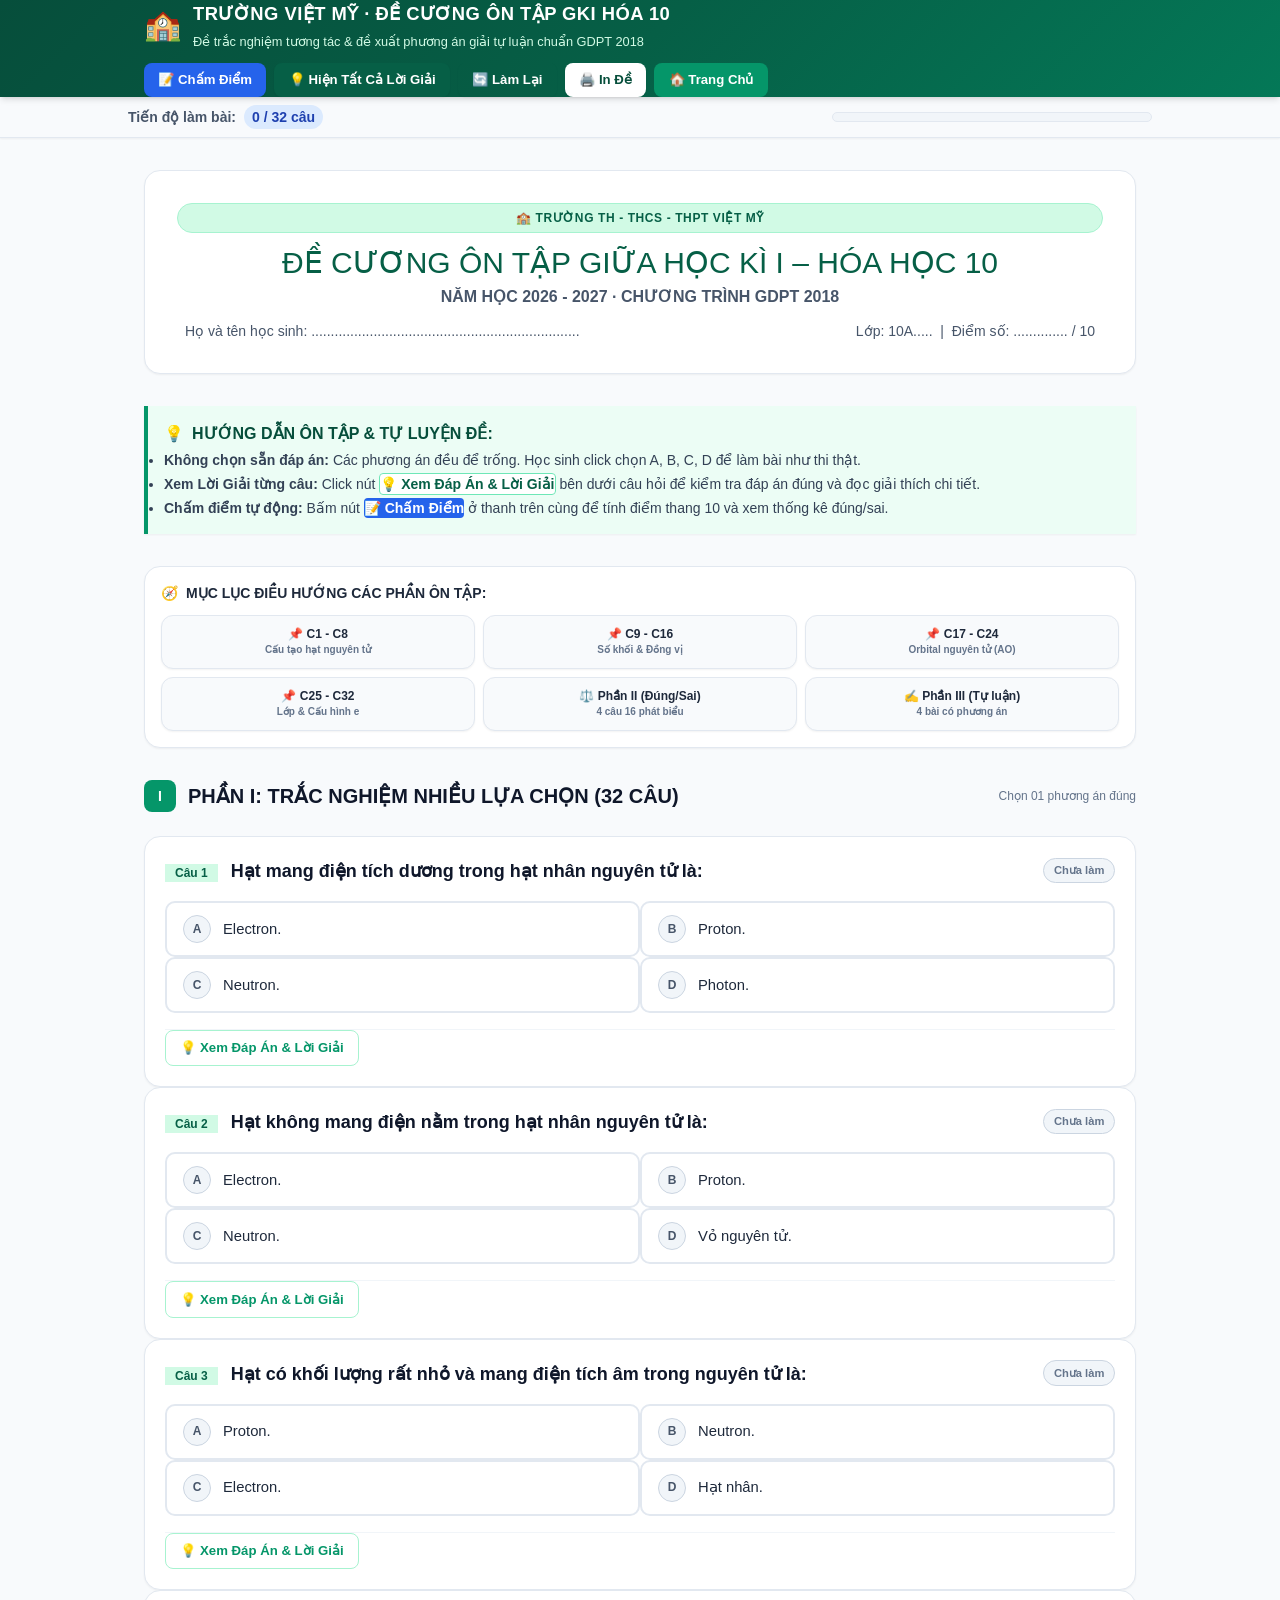
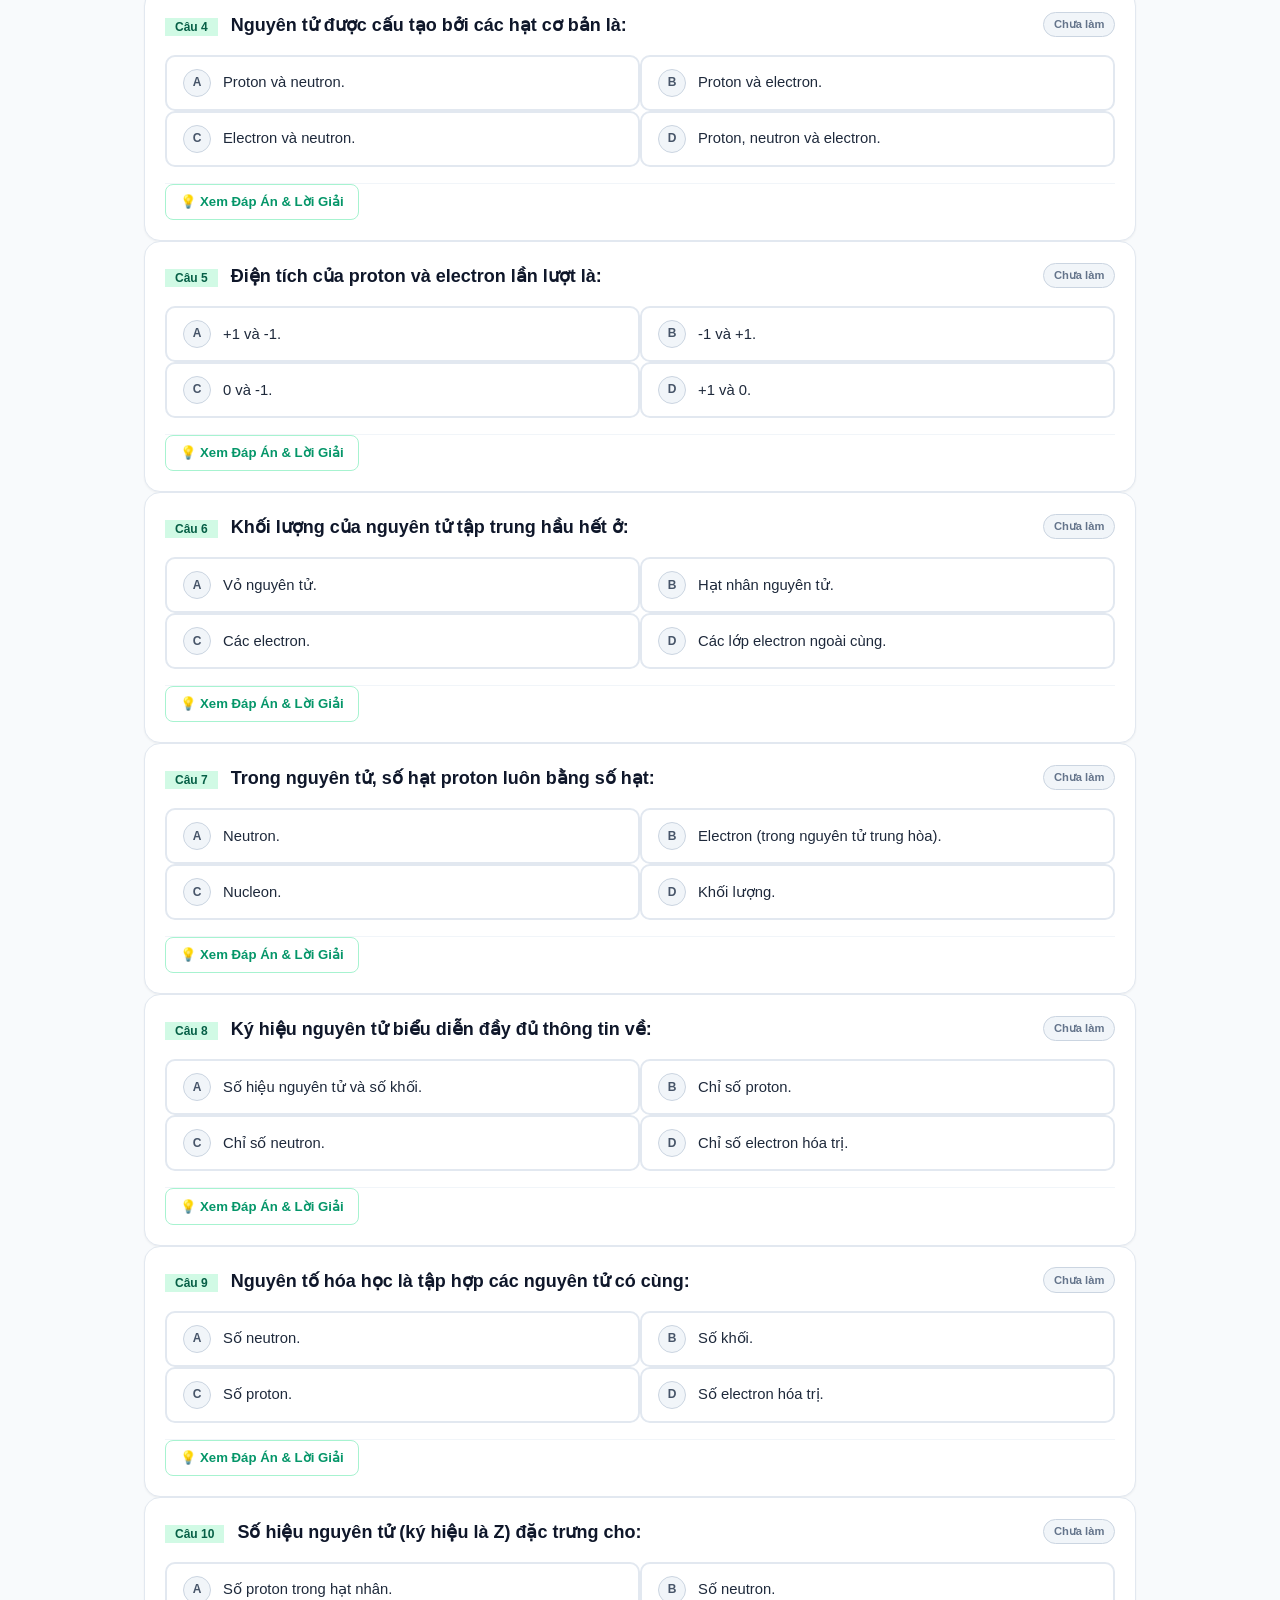
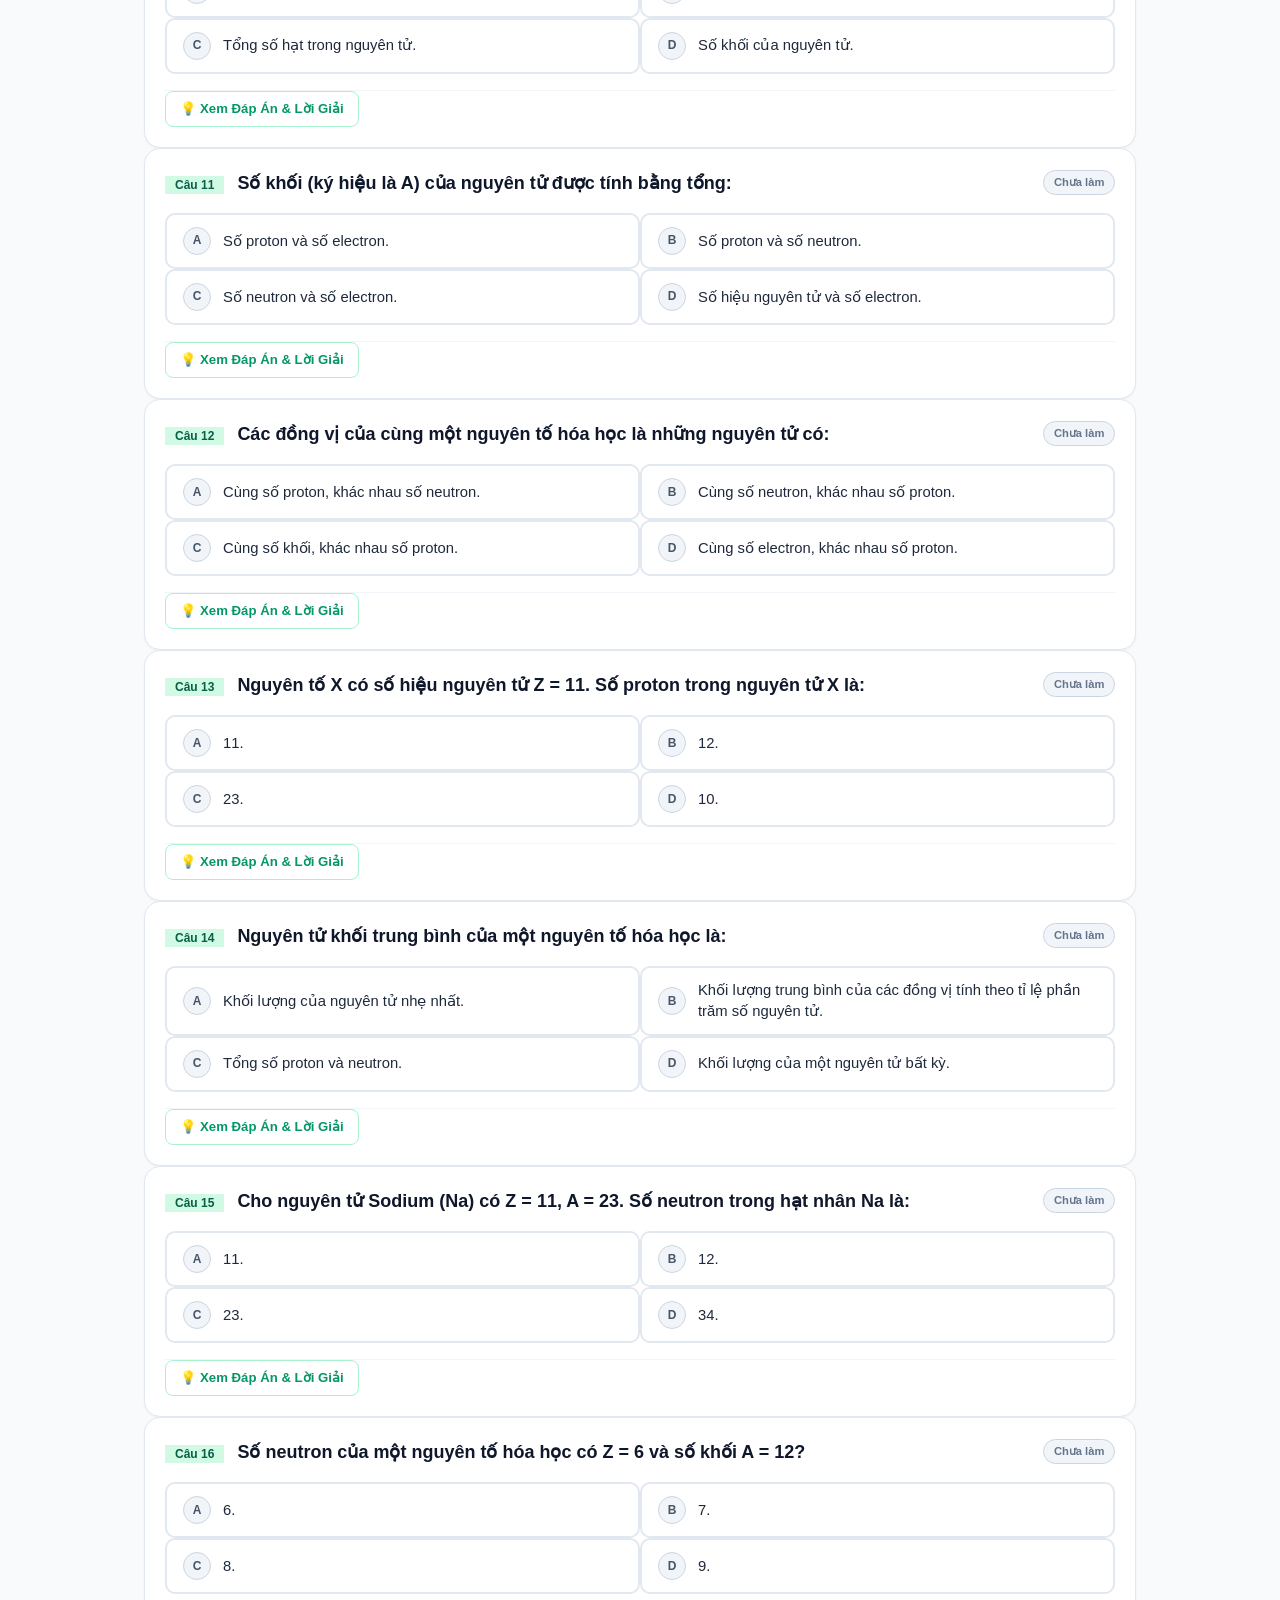
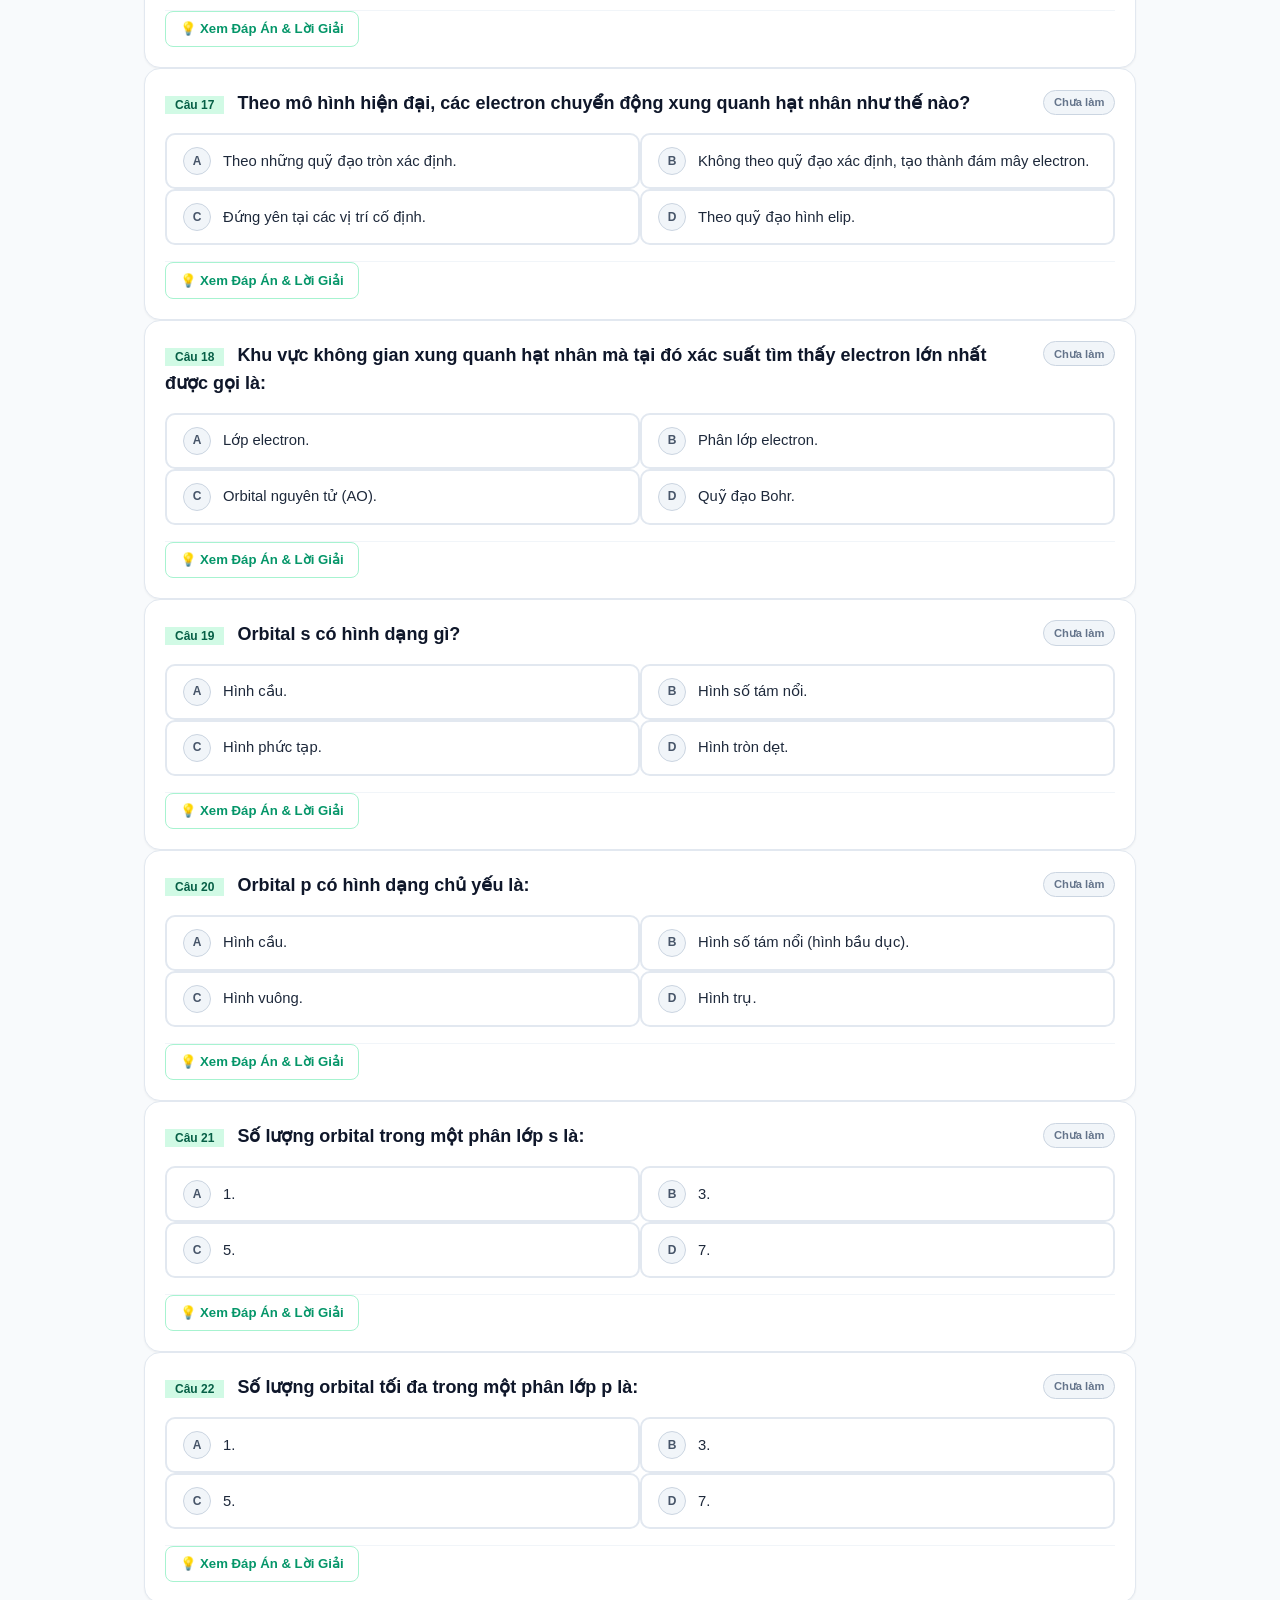
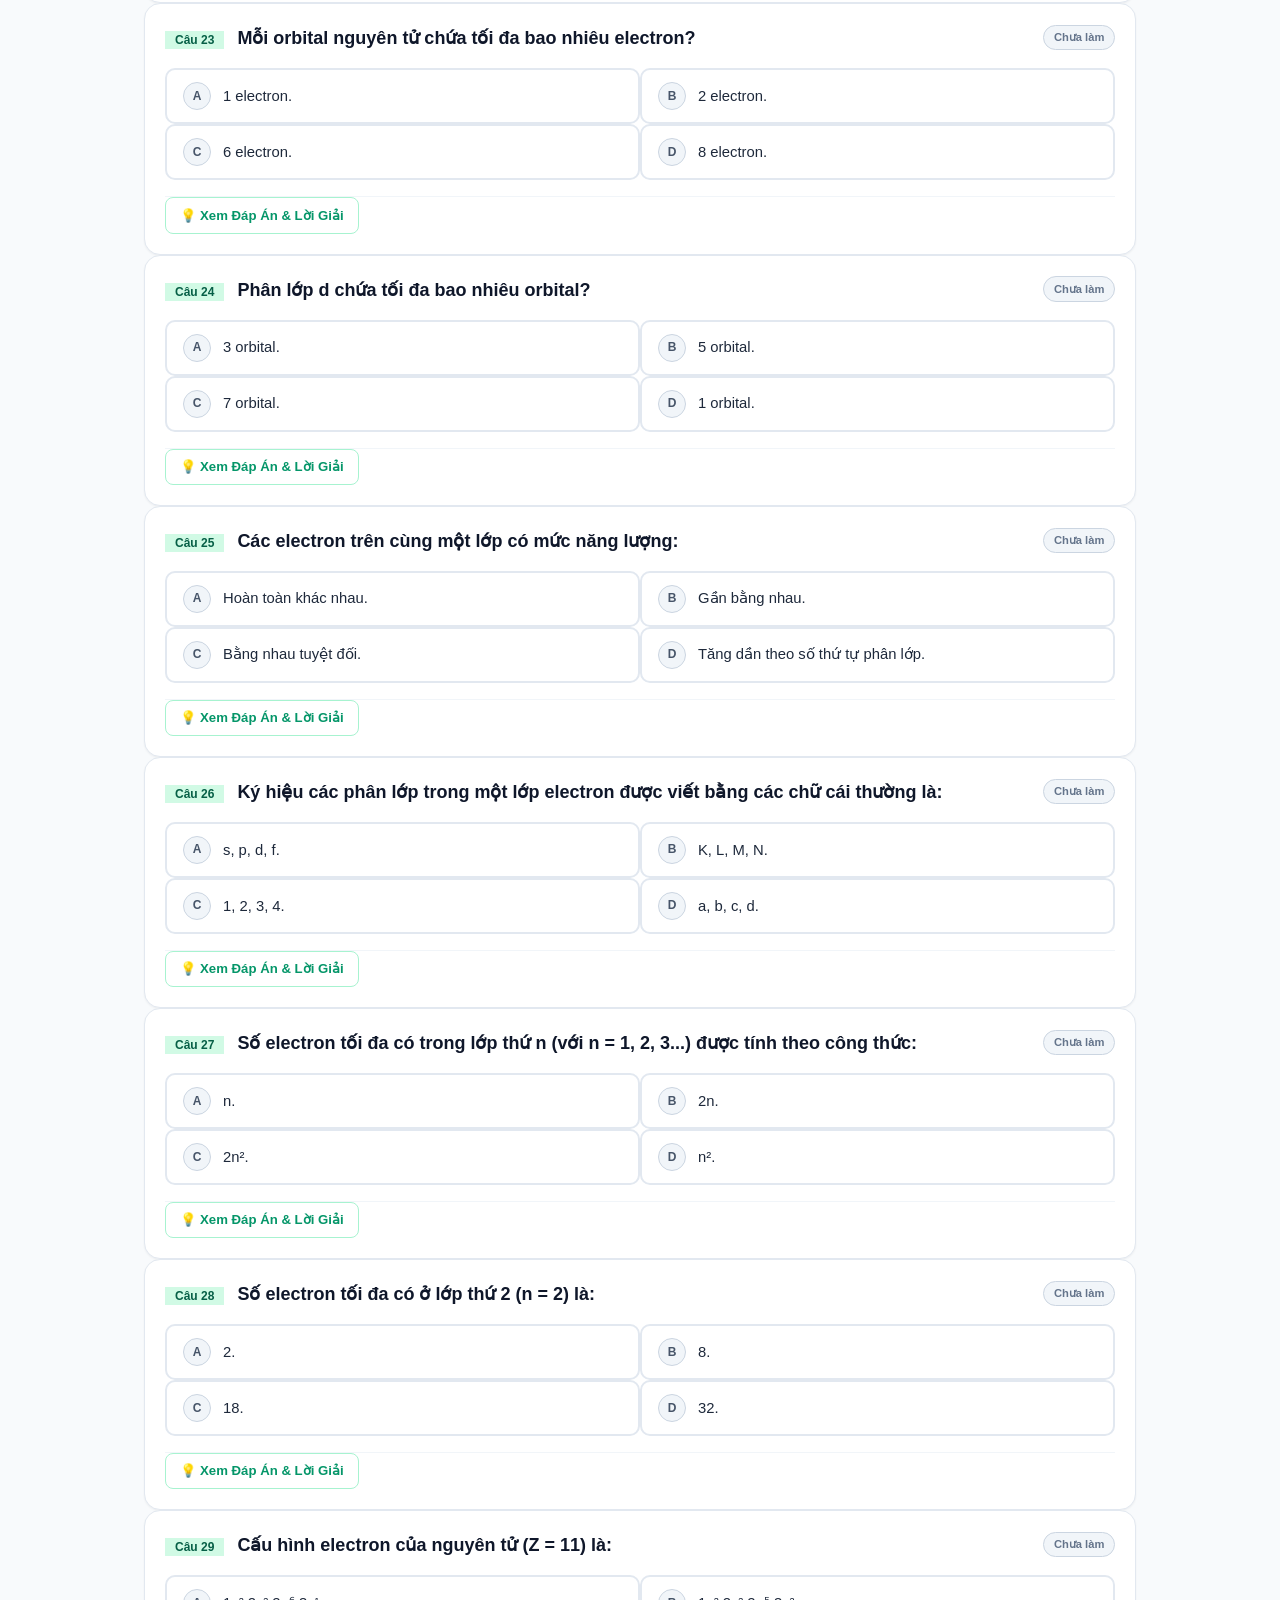
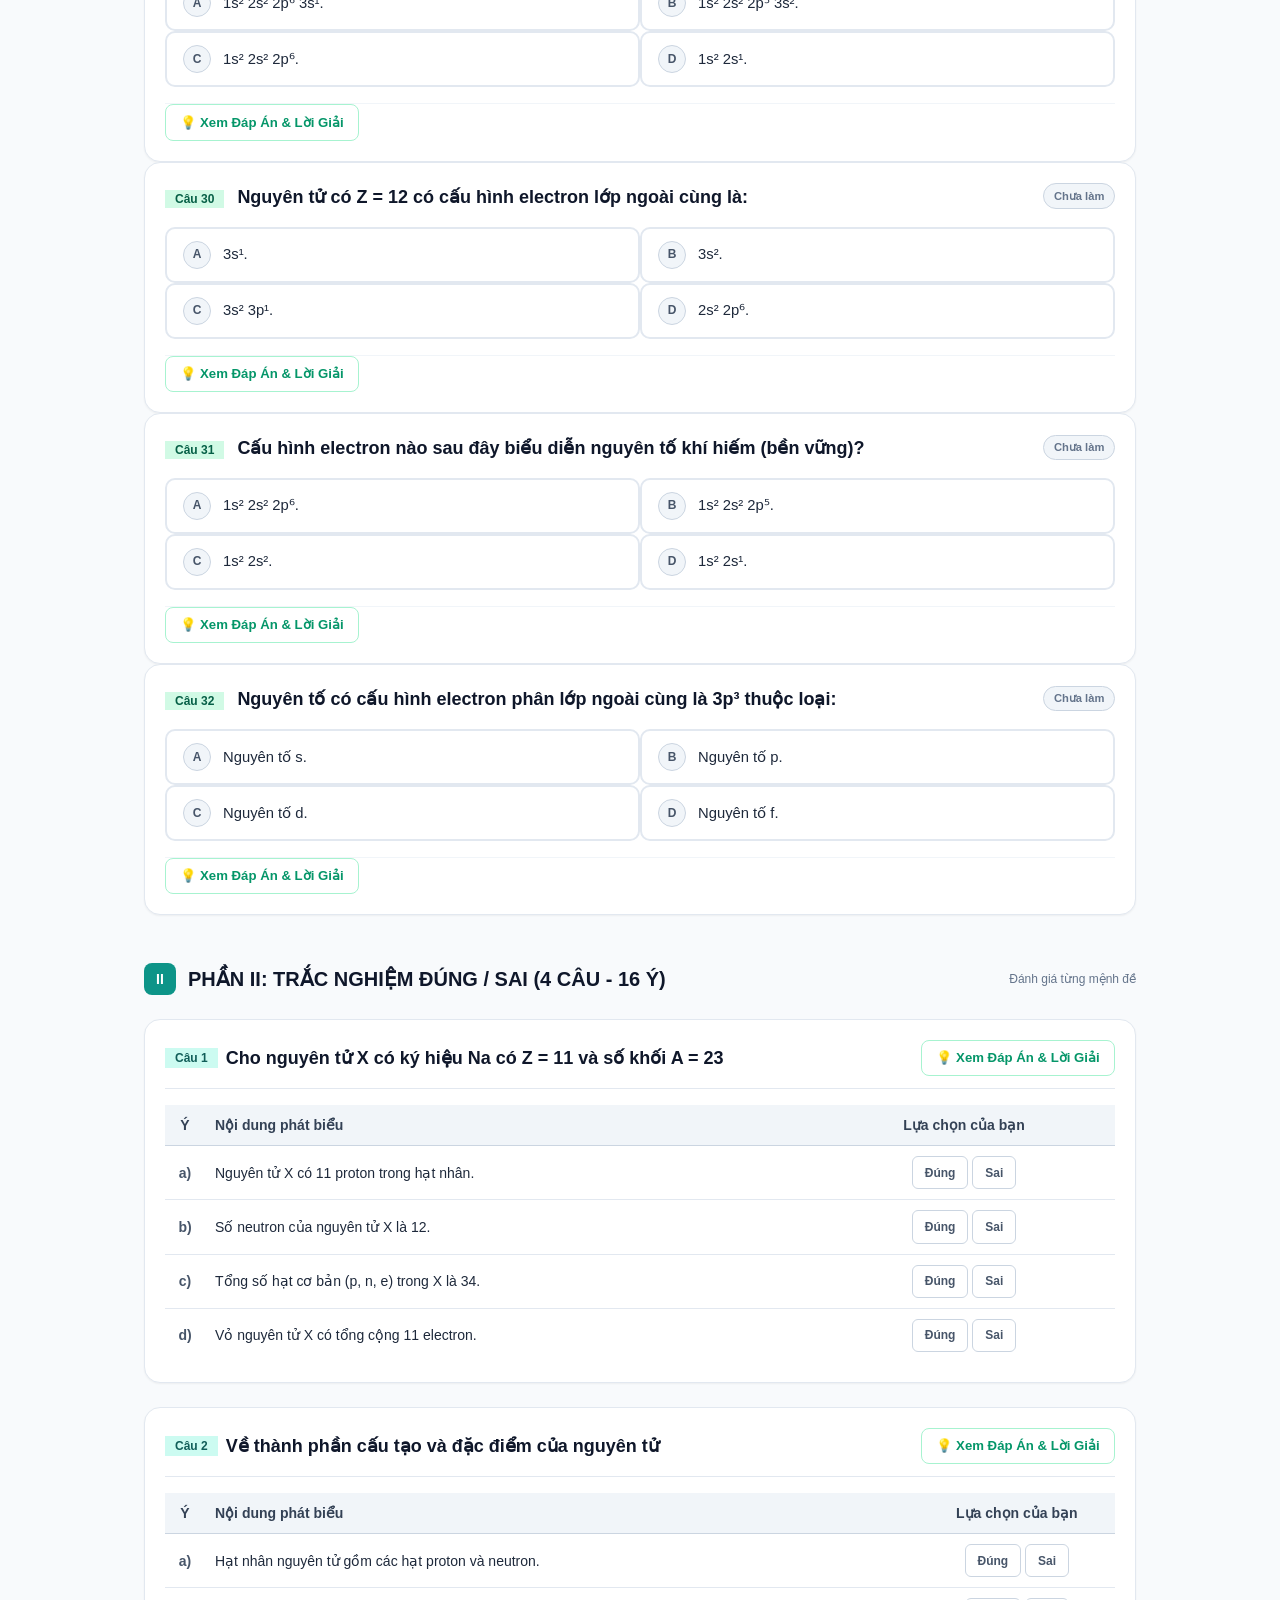
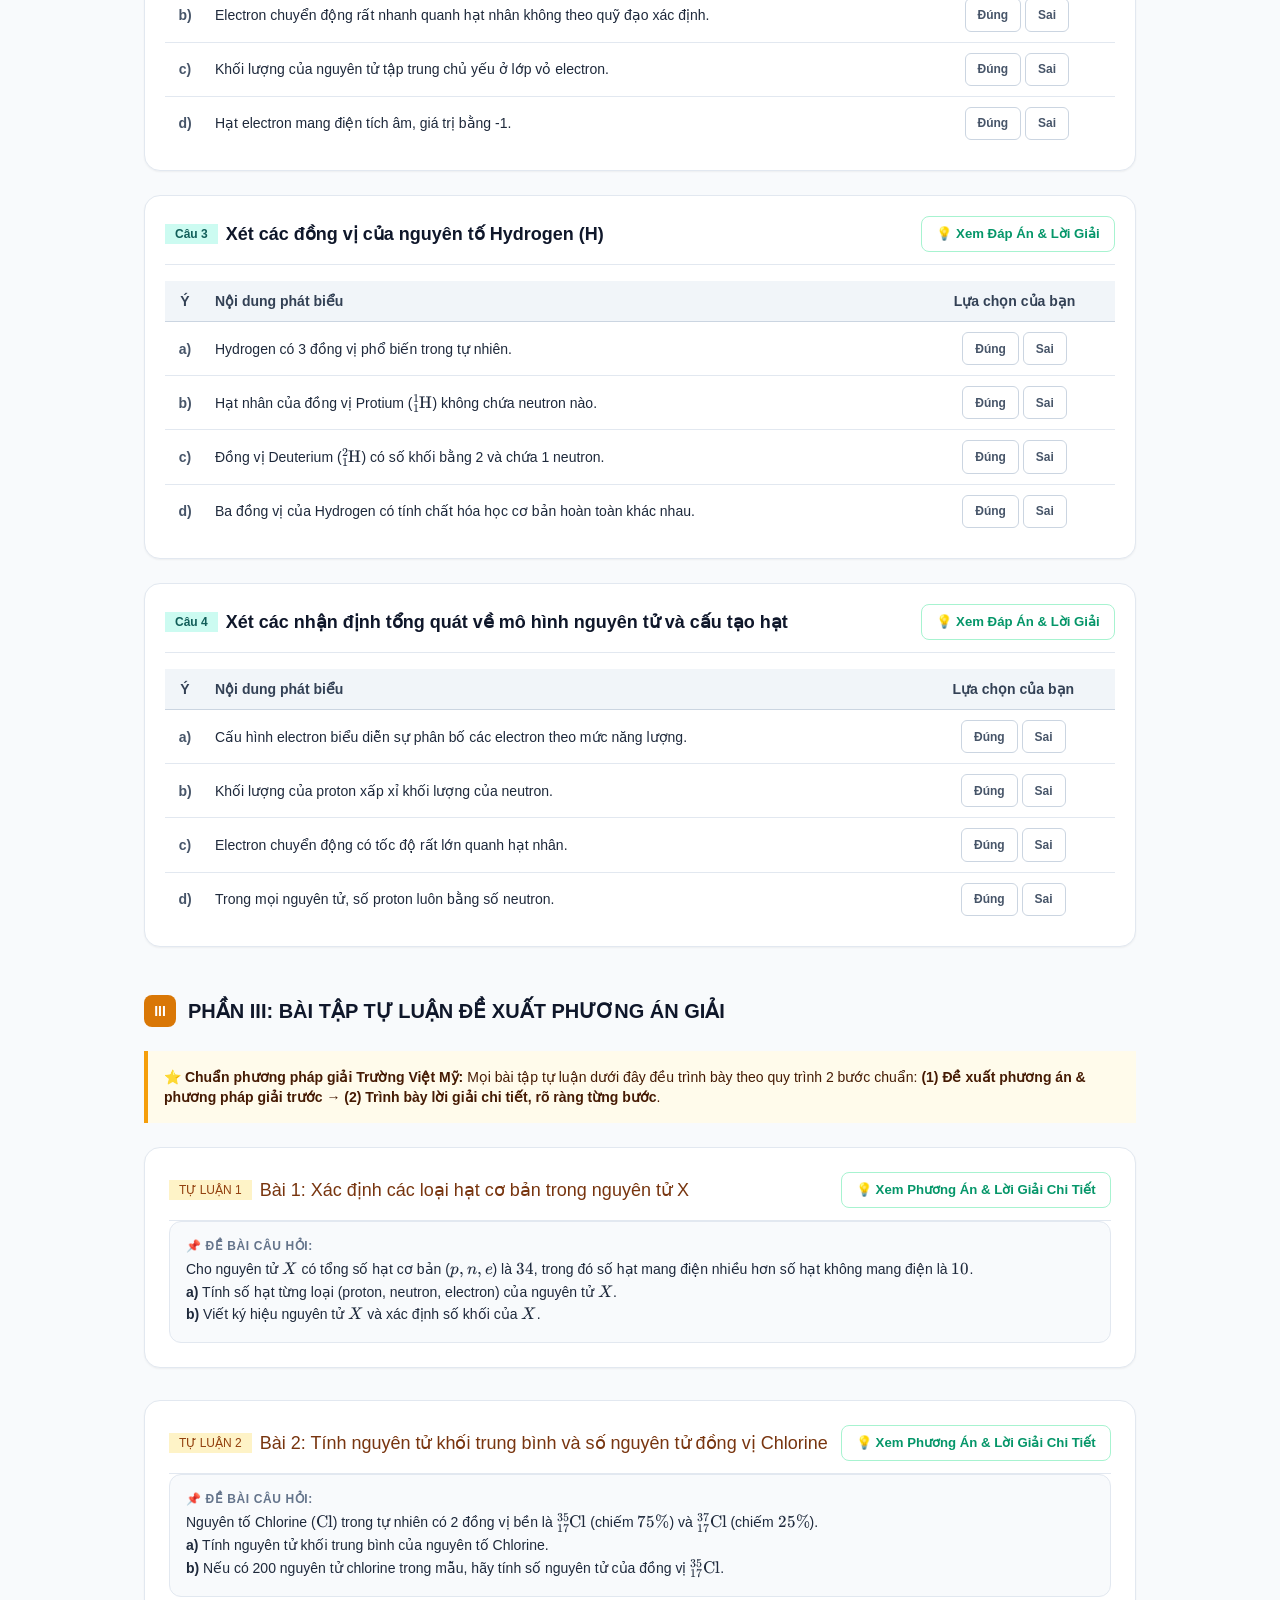
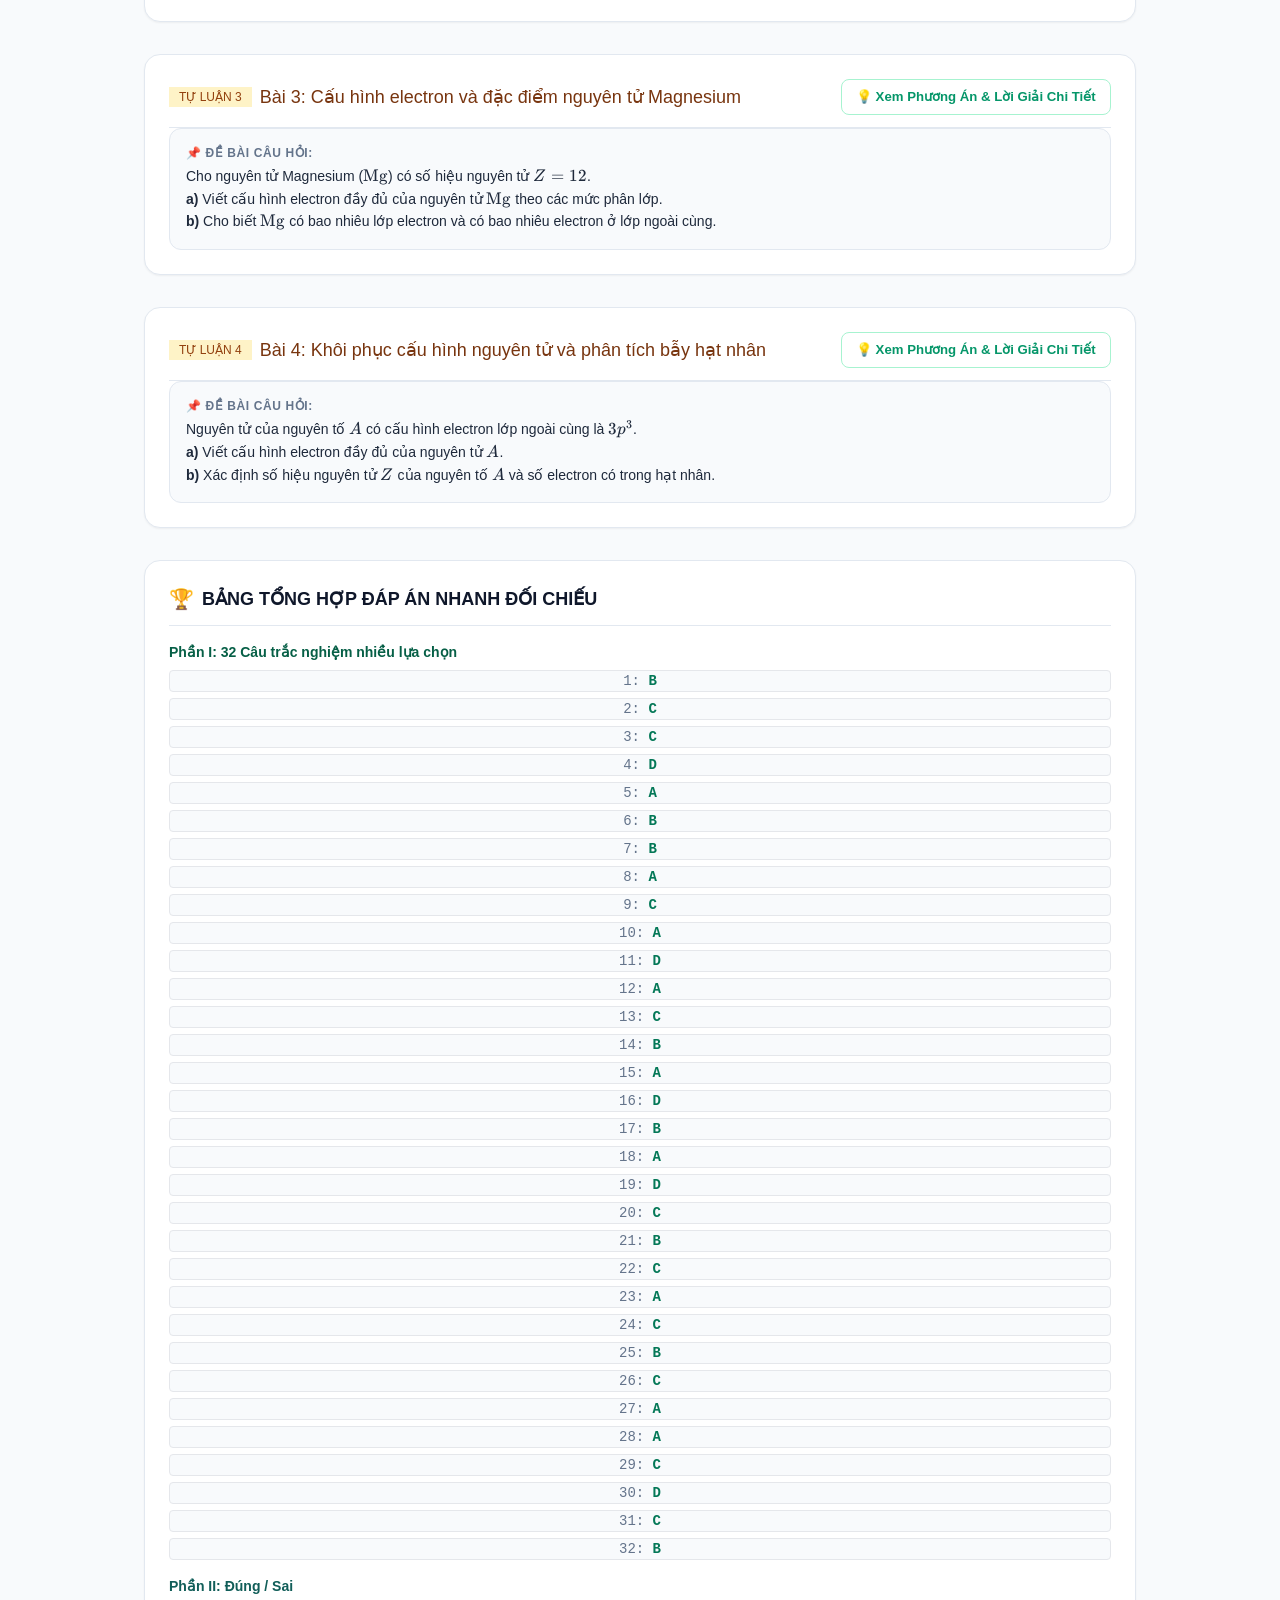
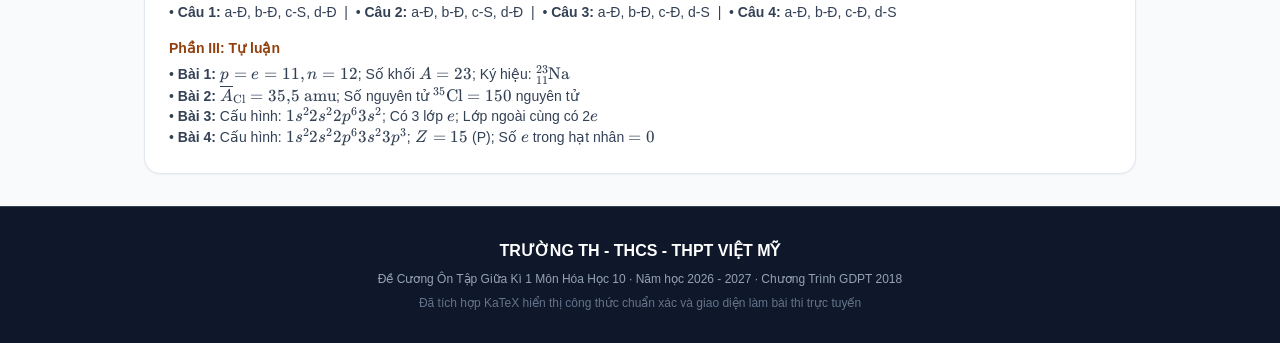
<file: de-cuong-on-tap-gki.html>
<!DOCTYPE html>
<html lang="vi">
<head>
  <meta charset="UTF-8">
  <meta name="viewport" content="width=device-width, initial-scale=1.0">
  <title>Đề Cương Ôn Tập Giữa Kì 1 - Hóa Học 10 | Trường Việt Mỹ</title>
  <link rel="stylesheet" href="css/tailwind.min.css">
  <link rel="stylesheet" href="css/katex.min.css">
  <script src="js/katex.min.js"></script>
  <script src="js/auto-render.min.js"></script>
  <style>
    /* ==========================================================================
       BULLETPROOF BASE STYLES & CONTRAST FIXES
       (Ensures 100% visibility even if Tailwind purged classes)
       ========================================================================== */
    * {
      box-sizing: border-box;
    }
    body {
      font-family: -apple-system, BlinkMacSystemFont, "Segoe UI", Roboto, "Helvetica Neue", Arial, sans-serif;
      color: #0f172a !important; /* Slate 900 - Always dark and visible */
      background-color: #f8fafc !important; /* Slate 50 */
      margin: 0;
      padding: 0;
      line-height: 1.5;
    }

    /* Fixed Top Header with High Contrast Gradient */
    .top-header {
      background: linear-gradient(135deg, #064e3b 0%, #065f46 50%, #047857 100%) !important;
      color: #ffffff !important;
      box-shadow: 0 4px 6px -1px rgba(0, 0, 0, 0.1), 0 2px 4px -2px rgba(0, 0, 0, 0.1);
    }
    .top-header h1 {
      color: #ffffff !important;
      font-size: 1.15rem;
      font-weight: 800;
      letter-spacing: 0.025em;
      margin: 0;
    }
    .top-header p {
      color: #d1fae5 !important;
      font-size: 0.8rem;
      margin: 0.25rem 0 0 0;
    }

    /* Guaranteed Palette Classes */
    .bg-emerald-50 { background-color: #ecfdf5 !important; }
    .bg-emerald-100 { background-color: #d1fae5 !important; }
    .bg-emerald-600 { background-color: #059669 !important; }
    .bg-emerald-700 { background-color: #047857 !important; }
    .bg-emerald-800 { background-color: #065f46 !important; }
    .bg-emerald-900 { background-color: #064e3b !important; }
    .text-emerald-700 { color: #047857 !important; }
    .text-emerald-800 { color: #065f46 !important; }
    .text-emerald-900 { color: #064e3b !important; }
    .text-emerald-950 { color: #022c22 !important; }
    .border-emerald-200 { border-color: #a7f3d0 !important; }
    .border-emerald-300 { border-color: #6ee7b7 !important; }
    .border-emerald-500 { border-color: #10b981 !important; }
    .border-emerald-600 { border-color: #059669 !important; }

    .bg-teal-50 { background-color: #f0fdfa !important; }
    .bg-teal-100 { background-color: #ccfbf1 !important; }
    .bg-teal-600 { background-color: #0d9488 !important; }
    .bg-teal-700 { background-color: #0f766e !important; }
    .bg-teal-800 { background-color: #115e59 !important; }
    .text-teal-800 { color: #115e59 !important; }
    .text-teal-900 { color: #134e4a !important; }
    .border-teal-200 { border-color: #99f6e4 !important; }
    .border-teal-300 { border-color: #5eead4 !important; }

    .bg-amber-50 { background-color: #fffbeb !important; }
    .bg-amber-100 { background-color: #fef3c7 !important; }
    .bg-amber-500 { background-color: #f59e0b !important; }
    .bg-amber-600 { background-color: #d97706 !important; }
    .bg-amber-800 { background-color: #92400e !important; }
    .bg-amber-900 { background-color: #78350f !important; }
    .text-amber-800 { color: #92400e !important; }
    .text-amber-900 { color: #78350f !important; }
    .text-amber-950 { color: #451a03 !important; }
    .border-amber-200 { border-color: #fde68a !important; }
    .border-amber-300 { border-color: #fcd34d !important; }
    .border-amber-500 { border-color: #f59e0b !important; }

    .bg-blue-50 { background-color: #eff6ff !important; }
    .bg-blue-100 { background-color: #dbeafe !important; }
    .bg-blue-600 { background-color: #2563eb !important; }
    .bg-blue-700 { background-color: #1d4ed8 !important; }
    .text-blue-700 { color: #1d4ed8 !important; }
    .text-blue-800 { color: #1e40af !important; }
    .border-blue-200 { border-color: #bfdbfe !important; }
    .border-blue-500 { border-color: #3b82f6 !important; }

    .bg-rose-50 { background-color: #fff1f2 !important; }
    .bg-rose-100 { background-color: #ffe4e6 !important; }
    .bg-rose-600 { background-color: #e11d48 !important; }
    .bg-rose-700 { background-color: #be123c !important; }
    .text-rose-700 { color: #be123c !important; }
    .text-rose-800 { color: #9f1239 !important; }
    .border-rose-200 { border-color: #fecdd3 !important; }
    .border-rose-300 { border-color: #fda4af !important; }

    /* Custom Badges */
    .badge-brand {
      background-color: #d1fae5 !important;
      color: #065f46 !important;
      font-weight: 800;
      border: 1px solid #a7f3d0;
    }
    .badge-sec-1 {
      background-color: #059669 !important;
      color: #ffffff !important;
    }
    .badge-sec-2 {
      background-color: #0d9488 !important;
      color: #ffffff !important;
    }
    .badge-sec-3 {
      background-color: #d97706 !important;
      color: #ffffff !important;
    }

    /* Option Card Styling */
    .option-card {
      display: flex;
      align-items: center;
      gap: 0.75rem;
      padding: 0.75rem 1rem;
      border-radius: 0.625rem;
      border: 2px solid #e2e8f0;
      background-color: #ffffff;
      color: #1e293b !important;
      cursor: pointer;
      transition: all 0.15s ease-in-out;
      user-select: none;
      font-size: 0.925rem;
      line-height: 1.4;
      text-align: left;
      width: 100%;
    }
    .option-card:hover {
      background-color: #f8fafc;
      border-color: #94a3b8;
      transform: translateY(-1px);
    }
    .option-card.selected {
      background-color: #eff6ff !important;
      border-color: #2563eb !important;
      color: #1e3a8a !important;
      font-weight: 600;
      box-shadow: 0 0 0 2px rgba(37, 99, 235, 0.2);
    }
    .option-card.selected .opt-circle {
      background-color: #2563eb !important;
      color: #ffffff !important;
      border-color: #2563eb !important;
    }

    /* Solution Revealed States */
    .option-card.is-correct {
      background-color: #ecfdf5 !important;
      border-color: #059669 !important;
      color: #064e3b !important;
      font-weight: 600;
      box-shadow: 0 0 0 2px rgba(5, 150, 105, 0.25);
    }
    .option-card.is-correct .opt-circle {
      background-color: #059669 !important;
      color: #ffffff !important;
      border-color: #059669 !important;
    }

    .option-card.is-wrong {
      background-color: #fff1f2 !important;
      border-color: #e11d48 !important;
      color: #881337 !important;
      box-shadow: 0 0 0 2px rgba(225, 29, 72, 0.2);
    }
    .option-card.is-wrong .opt-circle {
      background-color: #e11d48 !important;
      color: #ffffff !important;
      border-color: #e11d48 !important;
    }

    .opt-circle {
      width: 1.75rem;
      height: 1.75rem;
      min-width: 1.75rem;
      border-radius: 9999px;
      display: flex;
      align-items: center;
      justify-content: center;
      font-size: 0.75rem;
      font-weight: 700;
      background-color: #f1f5f9;
      color: #475569;
      border: 1px solid #cbd5e1;
      transition: all 0.15s ease;
    }

    /* Solution Box */
    .solution-box {
      margin-top: 1rem;
      padding: 1rem 1.25rem;
      background-color: #f0fdf4 !important;
      border: 1px solid #bbf7d0 !important;
      border-left: 4px solid #059669 !important;
      border-radius: 0 0.75rem 0.75rem 0;
      font-size: 0.875rem;
      color: #0f172a !important;
      box-shadow: 0 1px 2px 0 rgba(0, 0, 0, 0.05);
    }

    /* Buttons */
    .btn-action {
      display: inline-flex;
      align-items: center;
      gap: 0.4rem;
      padding: 0.45rem 0.9rem;
      border-radius: 0.5rem;
      font-size: 0.825rem;
      font-weight: 600;
      cursor: pointer;
      transition: all 0.15s ease;
      border: none;
      text-decoration: none;
    }
    .btn-action:hover {
      transform: translateY(-1px);
    }
    .btn-toggle-sol {
      background-color: #ffffff !important;
      color: #059669 !important;
      border: 1.5px solid #a7f3d0 !important;
    }
    .btn-toggle-sol:hover {
      background-color: #ecfdf5 !important;
      border-color: #059669 !important;
    }
    .btn-toggle-sol.active {
      background-color: #059669 !important;
      color: #ffffff !important;
      border-color: #059669 !important;
    }

    /* Status Pills */
    .status-pill {
      font-size: 0.7rem;
      font-weight: 700;
      padding: 0.2rem 0.6rem;
      border-radius: 9999px;
      display: inline-flex;
      align-items: center;
    }
    .status-unanswered {
      background-color: #f1f5f9;
      color: #64748b;
      border: 1px solid #cbd5e1;
    }
    .status-selected {
      background-color: #eff6ff;
      color: #1d4ed8;
      border: 1px solid #bfdbfe;
    }
    .status-correct {
      background-color: #ecfdf5;
      color: #047857;
      border: 1px solid #a7f3d0;
    }
    .status-wrong {
      background-color: #fff1f2;
      color: #be123c;
      border: 1px solid #fecdd3;
    }

    /* True/False Buttons */
    .tf-btn {
      padding: 0.35rem 0.75rem;
      font-size: 0.75rem;
      font-weight: 700;
      border-radius: 0.375rem;
      border: 1.5px solid #cbd5e1;
      background: #ffffff;
      color: #475569;
      cursor: pointer;
      transition: all 0.12s ease;
    }
    .tf-btn:hover {
      border-color: #94a3b8;
      background: #f8fafc;
    }
    .tf-btn.selected-true {
      background-color: #ecfdf5 !important;
      border-color: #059669 !important;
      color: #047857 !important;
    }
    .tf-btn.selected-false {
      background-color: #fff1f2 !important;
      border-color: #e11d48 !important;
      color: #be123c !important;
    }

    /* Print styles */
    @media print {
      .no-print { display: none !important; }
      .page-break { page-break-before: always; }
      body { background: white !important; color: black !important; font-size: 11pt; }
      .solution-box { display: block !important; }
      .option-card { border: 1px solid #ccc !important; }
      .option-card.is-correct { background-color: #f0fdf4 !important; }
    }
  </style>
</head>
<body class="bg-slate-50 text-slate-900 antialiased min-h-screen pb-16">

  <!-- Header -->
  <header class="top-header sticky top-0 z-40 no-print">
    <div class="max-w-5xl mx-auto px-4 py-3 flex flex-wrap items-center justify-between gap-3">
      <div class="flex items-center space-x-3">
        <span class="text-3xl">🏫</span>
        <div>
          <h1 class="uppercase">TRƯỜNG VIỆT MỸ · ĐỀ CƯƠNG ÔN TẬP GKI HÓA 10</h1>
          <p>Đề trắc nghiệm tương tác & đề xuất phương án giải tự luận chuẩn GDPT 2018</p>
        </div>
      </div>
      <div class="flex items-center flex-wrap gap-2 text-xs sm:text-sm">
        <button onclick="gradeQuiz()" class="btn-action bg-blue-600 hover:bg-blue-700 text-white shadow-sm font-bold">
          📝 Chấm Điểm
        </button>
        <button id="toggle-all-btn" onclick="toggleAllSolutions()" class="btn-action bg-emerald-800 hover:bg-emerald-900 text-white shadow-sm">
          💡 Hiện Tất Cả Lời Giải
        </button>
        <button onclick="resetQuiz()" class="btn-action bg-slate-700 hover:bg-slate-800 text-white shadow-sm">
          🔄 Làm Lại
        </button>
        <button onclick="window.print()" class="btn-action bg-white text-emerald-900 hover:bg-emerald-50 shadow-sm font-bold">
          🖨️ In Đề
        </button>
        <a href="index.html" class="btn-action bg-emerald-600 hover:bg-emerald-500 text-white">
          🏠 Trang Chủ
        </a>
      </div>
    </div>
  </header>

  <!-- Sticky Test Progress Bar -->
  <div class="sticky top-[61px] z-30 bg-white/95 backdrop-blur border-b border-slate-200 shadow-sm py-2 px-4 no-print">
    <div class="max-w-5xl mx-auto flex items-center justify-between gap-4 text-xs sm:text-sm font-semibold">
      <div class="flex items-center gap-2">
        <span class="text-slate-600">Tiến độ làm bài:</span>
        <span id="progress-text" class="px-2 py-0.5 rounded-full bg-blue-100 text-blue-800 font-bold">0 / 32 câu</span>
      </div>
      <div class="flex-1 max-w-xs bg-slate-100 rounded-full h-2.5 overflow-hidden border border-slate-200">
        <div id="progress-bar" class="bg-blue-600 h-2.5 rounded-full transition-all duration-300" style="width: 0%"></div>
      </div>
      <div id="quick-score" class="hidden font-bold text-emerald-700 bg-emerald-50 px-2.5 py-0.5 rounded-full border border-emerald-200">
        Điểm: <span id="quick-score-val">0</span>/10
      </div>
    </div>
  </div>

  <main class="max-w-5xl mx-auto px-4 py-8 space-y-8">
    <!-- Tiêu đề in ấn & Trường học -->
    <div class="bg-white rounded-2xl shadow-sm border border-slate-200 p-6 sm:p-8 text-center space-y-3">
      <div class="inline-block px-4 py-1.5 rounded-full badge-brand text-xs font-black uppercase tracking-wider">
        🏫 TRƯỜNG TH - THCS - THPT VIỆT MỸ
      </div>
      <div class="border-b-2 border-emerald-600 pb-4">
        <h2 class="text-2xl sm:text-3xl md:text-4xl font-black text-emerald-800 uppercase tracking-wide">
          ĐỀ CƯƠNG ÔN TẬP GIỮA HỌC KÌ I – HÓA HỌC 10
        </h2>
        <p class="text-slate-600 font-bold mt-1 text-sm sm:text-base">NĂM HỌC 2026 - 2027 · CHƯƠNG TRÌNH GDPT 2018</p>
      </div>
      <div class="flex flex-wrap justify-between items-center text-sm text-slate-600 italic px-2 pt-1">
        <span>Họ và tên học sinh: .....................................................................</span>
        <span>Lớp: 10A..... &nbsp;|&nbsp; Điểm số: .............. / 10</span>
      </div>
    </div>

    <!-- Hướng dẫn làm bài tương tác -->
    <div class="p-4 bg-emerald-50 border-l-4 border-emerald-600 rounded-r-xl text-emerald-950 text-xs sm:text-sm space-y-1 shadow-sm">
      <div class="font-bold flex items-center space-x-2 text-emerald-900 text-sm sm:text-base">
        <span>💡</span>
        <span>HƯỚNG DẪN ÔN TẬP & TỰ LUYỆN ĐỀ:</span>
      </div>
      <ul class="list-disc pl-5 space-y-1 text-slate-700">
        <li><strong>Không chọn sẵn đáp án:</strong> Các phương án đều để trống. Học sinh click chọn A, B, C, D để làm bài như thi thật.</li>
        <li><strong>Xem Lời Giải từng câu:</strong> Click nút <span class="px-1.5 py-0.5 bg-white border border-emerald-300 rounded font-semibold text-emerald-800">💡 Xem Đáp Án & Lời Giải</span> bên dưới câu hỏi để kiểm tra đáp án đúng và đọc giải thích chi tiết.</li>
        <li><strong>Chấm điểm tự động:</strong> Bấm nút <span class="px-1.5 py-0.5 bg-blue-600 text-white rounded font-bold">📝 Chấm Điểm</span> ở thanh trên cùng để tính điểm thang 10 và xem thống kê đúng/sai.</li>
      </ul>
    </div>

    <!-- Bảng điểm chi tiết sau khi chấm (ẩn mặc định) -->
    <div id="score-modal" class="hidden bg-white border-2 border-blue-500 rounded-2xl p-6 shadow-xl space-y-4">
      <div class="flex items-center justify-between border-b border-slate-200 pb-3">
        <h3 class="text-xl font-black text-slate-900 flex items-center gap-2">
          <span>🏆</span>
          <span>KẾT QUẢ BÀI LÀM TRẮC NGHIỆM</span>
        </h3>
        <button onclick="closeScoreModal()" class="text-slate-400 hover:text-slate-700 text-xl font-bold px-2">&times;</button>
      </div>
      <div class="grid grid-cols-2 sm:grid-cols-4 gap-4 text-center">
        <div class="p-3 bg-blue-50 rounded-xl border border-blue-200">
          <div class="text-xs text-blue-700 font-semibold uppercase">Điểm số (Thang 10)</div>
          <div id="res-score-10" class="text-3xl font-black text-blue-800 mt-1">0.0</div>
        </div>
        <div class="p-3 bg-emerald-50 rounded-xl border border-emerald-200">
          <div class="text-xs text-emerald-700 font-semibold uppercase">Số câu đúng</div>
          <div id="res-correct" class="text-3xl font-black text-emerald-800 mt-1">0 / 32</div>
        </div>
        <div class="p-3 bg-rose-50 rounded-xl border border-rose-200">
          <div class="text-xs text-rose-700 font-semibold uppercase">Số câu sai</div>
          <div id="res-wrong" class="text-3xl font-black text-rose-800 mt-1">0</div>
        </div>
        <div class="p-3 bg-slate-50 rounded-xl border border-slate-200">
          <div class="text-xs text-slate-600 font-semibold uppercase">Chưa trả lời</div>
          <div id="res-unanswered" class="text-3xl font-black text-slate-800 mt-1">32</div>
        </div>
      </div>
      <div id="res-feedback" class="p-3 rounded-xl text-center font-bold text-sm bg-slate-100 text-slate-800"></div>
      <div class="flex flex-wrap justify-end gap-2 pt-2">
        <button onclick="revealAllSolutions()" class="px-4 py-2 bg-emerald-600 hover:bg-emerald-700 text-white rounded-lg font-bold text-xs sm:text-sm">
          💡 Hiện Tất Cả Lời Giải Để Đối Chiếu
        </button>
        <button onclick="closeScoreModal()" class="px-4 py-2 bg-slate-200 hover:bg-slate-300 text-slate-800 rounded-lg font-bold text-xs sm:text-sm">
          Đóng Bảng Điểm
        </button>
      </div>
    </div>

    <!-- Mục lục điều hướng nhanh -->
    <section class="bg-white border border-slate-200 rounded-2xl p-4 sm:p-5 shadow-sm no-print space-y-3">
      <div class="flex items-center space-x-2 text-slate-800 font-bold text-sm">
        <span>🧭</span>
        <h3>MỤC LỤC ĐIỀU HƯỚNG CÁC PHẦN ÔN TẬP:</h3>
      </div>
      <div class="grid grid-cols-2 sm:grid-cols-3 md:grid-cols-6 gap-2 text-center text-xs font-semibold">
        <a href="#c1" class="p-2.5 bg-slate-50 border border-slate-200 rounded-xl hover:bg-emerald-50 hover:border-emerald-300 transition shadow-sm block text-slate-800">
          <div>📌 C1 - C8</div>
          <div class="text-[10px] text-slate-500 font-normal mt-0.5">Cấu tạo hạt nguyên tử</div>
        </a>
        <a href="#c9" class="p-2.5 bg-slate-50 border border-slate-200 rounded-xl hover:bg-emerald-50 hover:border-emerald-300 transition shadow-sm block text-slate-800">
          <div>📌 C9 - C16</div>
          <div class="text-[10px] text-slate-500 font-normal mt-0.5">Số khối & Đồng vị</div>
        </a>
        <a href="#c17" class="p-2.5 bg-slate-50 border border-slate-200 rounded-xl hover:bg-emerald-50 hover:border-emerald-300 transition shadow-sm block text-slate-800">
          <div>📌 C17 - C24</div>
          <div class="text-[10px] text-slate-500 font-normal mt-0.5">Orbital nguyên tử (AO)</div>
        </a>
        <a href="#c25" class="p-2.5 bg-slate-50 border border-slate-200 rounded-xl hover:bg-emerald-50 hover:border-emerald-300 transition shadow-sm block text-slate-800">
          <div>📌 C25 - C32</div>
          <div class="text-[10px] text-slate-500 font-normal mt-0.5">Lớp & Cấu hình e</div>
        </a>
        <a href="#phan-2" class="p-2.5 bg-slate-50 border border-slate-200 rounded-xl hover:bg-teal-50 hover:border-teal-300 transition shadow-sm block text-slate-800">
          <div>⚖️ Phần II (Đúng/Sai)</div>
          <div class="text-[10px] text-slate-500 font-normal mt-0.5">4 câu 16 phát biểu</div>
        </a>
        <a href="#phan-3" class="p-2.5 bg-slate-50 border border-slate-200 rounded-xl hover:bg-amber-50 hover:border-amber-300 transition shadow-sm block text-slate-800">
          <div>✍️ Phần III (Tự luận)</div>
          <div class="text-[10px] text-slate-500 font-normal mt-0.5">4 bài có phương án</div>
        </a>
      </div>
    </section>

    <!-- Bắt đầu Phần I -->
    <section class="space-y-6">
      <div class="flex items-center justify-between border-b-2 border-slate-300 pb-2">
        <div class="flex items-center space-x-3">
          <span class="w-8 h-8 rounded-lg badge-sec-1 flex items-center justify-center font-bold text-sm">I</span>
          <h3 class="text-xl font-bold text-slate-900">PHẦN I: TRẮC NGHIỆM NHIỀU LỰA CHỌN (32 CÂU)</h3>
        </div>
        <span class="text-xs text-slate-500 italic">Chọn 01 phương án đúng</span>
      </div>

      <div class="grid grid-cols-1 gap-5" id="mcq-container">
        <!-- Rendered via JS -->
      </div>
    </section>

    <!-- Phần II: Đúng Sai -->
    <section id="phan-2" class="space-y-6 pt-4 scroll-mt-20">
      <div class="flex items-center justify-between border-b-2 border-slate-300 pb-2">
        <div class="flex items-center space-x-3">
          <span class="w-8 h-8 rounded-lg badge-sec-2 flex items-center justify-center font-bold text-sm">II</span>
          <h3 class="text-xl font-bold text-slate-900">PHẦN II: TRẮC NGHIỆM ĐÚNG / SAI (4 CÂU - 16 Ý)</h3>
        </div>
        <span class="text-xs text-slate-500 italic">Đánh giá từng mệnh đề</span>
      </div>

      <div class="space-y-6" id="tf-container">
        <!-- Rendered via JS -->
      </div>
    </section>

    <!-- Phần III: Tự Luận -->
    <section id="phan-3" class="space-y-6 pt-4 scroll-mt-20">
      <div class="flex items-center space-x-3 border-b-2 border-slate-300 pb-2">
        <span class="w-8 h-8 rounded-lg badge-sec-3 flex items-center justify-center font-bold text-sm">III</span>
        <h3 class="text-xl font-bold text-slate-900">PHẦN III: BÀI TẬP TỰ LUẬN ĐỀ XUẤT PHƯƠNG ÁN GIẢI</h3>
      </div>
      <div class="p-4 bg-amber-50 border-l-4 border-amber-500 rounded-r-xl text-amber-950 text-sm font-medium">
        ⭐ <strong>Chuẩn phương pháp giải Trường Việt Mỹ:</strong>
        Mọi bài tập tự luận dưới đây đều trình bày theo quy trình 2 bước chuẩn:
        <strong>(1) Đề xuất phương án & phương pháp giải trước</strong> &rarr; <strong>(2) Trình bày lời giải chi tiết, rõ ràng từng bước</strong>.
      </div>

      <div class="space-y-8" id="essay-container">
        <!-- Rendered via JS -->
      </div>
    </section>

    <!-- Bảng tổng hợp đáp án nhanh -->
    <section id="dap-an-nhanh" class="bg-white rounded-2xl border border-slate-200 p-6 shadow-sm space-y-4 scroll-mt-20">
      <div class="flex items-center space-x-2 border-b border-slate-200 pb-3">
        <span class="text-xl">🏆</span>
        <h3 class="text-lg font-bold text-slate-900">BẢNG TỔNG HỢP ĐÁP ÁN NHANH ĐỐI CHIẾU</h3>
      </div>

      <div class="space-y-4 text-xs sm:text-sm">
        <div>
          <h4 class="font-bold text-emerald-800 mb-2">Phần I: 32 Câu trắc nghiệm nhiều lựa chọn</h4>
          <div class="grid grid-cols-4 sm:grid-cols-8 gap-1.5 text-center font-mono">
            <div class="p-1.5 bg-slate-50 border rounded"><span class="text-slate-500">1:</span> <strong class="text-emerald-700 font-bold">B</strong></div>
            <div class="p-1.5 bg-slate-50 border rounded"><span class="text-slate-500">2:</span> <strong class="text-emerald-700 font-bold">C</strong></div>
            <div class="p-1.5 bg-slate-50 border rounded"><span class="text-slate-500">3:</span> <strong class="text-emerald-700 font-bold">C</strong></div>
            <div class="p-1.5 bg-slate-50 border rounded"><span class="text-slate-500">4:</span> <strong class="text-emerald-700 font-bold">D</strong></div>
            <div class="p-1.5 bg-slate-50 border rounded"><span class="text-slate-500">5:</span> <strong class="text-emerald-700 font-bold">A</strong></div>
            <div class="p-1.5 bg-slate-50 border rounded"><span class="text-slate-500">6:</span> <strong class="text-emerald-700 font-bold">B</strong></div>
            <div class="p-1.5 bg-slate-50 border rounded"><span class="text-slate-500">7:</span> <strong class="text-emerald-700 font-bold">B</strong></div>
            <div class="p-1.5 bg-slate-50 border rounded"><span class="text-slate-500">8:</span> <strong class="text-emerald-700 font-bold">A</strong></div>
            <div class="p-1.5 bg-slate-50 border rounded"><span class="text-slate-500">9:</span> <strong class="text-emerald-700 font-bold">C</strong></div>
            <div class="p-1.5 bg-slate-50 border rounded"><span class="text-slate-500">10:</span> <strong class="text-emerald-700 font-bold">A</strong></div>
            <div class="p-1.5 bg-slate-50 border rounded"><span class="text-slate-500">11:</span> <strong class="text-emerald-700 font-bold">D</strong></div>
            <div class="p-1.5 bg-slate-50 border rounded"><span class="text-slate-500">12:</span> <strong class="text-emerald-700 font-bold">A</strong></div>
            <div class="p-1.5 bg-slate-50 border rounded"><span class="text-slate-500">13:</span> <strong class="text-emerald-700 font-bold">C</strong></div>
            <div class="p-1.5 bg-slate-50 border rounded"><span class="text-slate-500">14:</span> <strong class="text-emerald-700 font-bold">B</strong></div>
            <div class="p-1.5 bg-slate-50 border rounded"><span class="text-slate-500">15:</span> <strong class="text-emerald-700 font-bold">A</strong></div>
            <div class="p-1.5 bg-slate-50 border rounded"><span class="text-slate-500">16:</span> <strong class="text-emerald-700 font-bold">D</strong></div>
            <div class="p-1.5 bg-slate-50 border rounded"><span class="text-slate-500">17:</span> <strong class="text-emerald-700 font-bold">B</strong></div>
            <div class="p-1.5 bg-slate-50 border rounded"><span class="text-slate-500">18:</span> <strong class="text-emerald-700 font-bold">A</strong></div>
            <div class="p-1.5 bg-slate-50 border rounded"><span class="text-slate-500">19:</span> <strong class="text-emerald-700 font-bold">D</strong></div>
            <div class="p-1.5 bg-slate-50 border rounded"><span class="text-slate-500">20:</span> <strong class="text-emerald-700 font-bold">C</strong></div>
            <div class="p-1.5 bg-slate-50 border rounded"><span class="text-slate-500">21:</span> <strong class="text-emerald-700 font-bold">B</strong></div>
            <div class="p-1.5 bg-slate-50 border rounded"><span class="text-slate-500">22:</span> <strong class="text-emerald-700 font-bold">C</strong></div>
            <div class="p-1.5 bg-slate-50 border rounded"><span class="text-slate-500">23:</span> <strong class="text-emerald-700 font-bold">A</strong></div>
            <div class="p-1.5 bg-slate-50 border rounded"><span class="text-slate-500">24:</span> <strong class="text-emerald-700 font-bold">C</strong></div>
            <div class="p-1.5 bg-slate-50 border rounded"><span class="text-slate-500">25:</span> <strong class="text-emerald-700 font-bold">B</strong></div>
            <div class="p-1.5 bg-slate-50 border rounded"><span class="text-slate-500">26:</span> <strong class="text-emerald-700 font-bold">C</strong></div>
            <div class="p-1.5 bg-slate-50 border rounded"><span class="text-slate-500">27:</span> <strong class="text-emerald-700 font-bold">A</strong></div>
            <div class="p-1.5 bg-slate-50 border rounded"><span class="text-slate-500">28:</span> <strong class="text-emerald-700 font-bold">A</strong></div>
            <div class="p-1.5 bg-slate-50 border rounded"><span class="text-slate-500">29:</span> <strong class="text-emerald-700 font-bold">C</strong></div>
            <div class="p-1.5 bg-slate-50 border rounded"><span class="text-slate-500">30:</span> <strong class="text-emerald-700 font-bold">D</strong></div>
            <div class="p-1.5 bg-slate-50 border rounded"><span class="text-slate-500">31:</span> <strong class="text-emerald-700 font-bold">C</strong></div>
            <div class="p-1.5 bg-slate-50 border rounded"><span class="text-slate-500">32:</span> <strong class="text-emerald-700 font-bold">B</strong></div>
          </div>
        </div>

        <div>
          <h4 class="font-bold text-teal-800 mb-1.5">Phần II: Đúng / Sai</h4>
          <p class="text-slate-700 text-xs sm:text-sm">
            • <strong>Câu 1:</strong> a-Đ, b-Đ, c-S, d-Đ &nbsp;|&nbsp;
            • <strong>Câu 2:</strong> a-Đ, b-Đ, c-S, d-Đ &nbsp;|&nbsp;
            • <strong>Câu 3:</strong> a-Đ, b-Đ, c-Đ, d-S &nbsp;|&nbsp;
            • <strong>Câu 4:</strong> a-Đ, b-Đ, c-Đ, d-S
          </p>
        </div>

        <div>
          <h4 class="font-bold text-amber-800 mb-1.5">Phần III: Tự luận</h4>
          <p class="text-slate-700 text-xs sm:text-sm">
            • <strong>Bài 1:</strong> $p = e = 11, n = 12$; Số khối $A = 23$; Ký hiệu: $^{23}_{11}\text{Na}$<br>
            • <strong>Bài 2:</strong> $\overline{A}_{\text{Cl}} = 35{,}5\text{ amu}$; Số nguyên tử $^{35}\text{Cl} = 150$ nguyên tử<br>
            • <strong>Bài 3:</strong> Cấu hình: $1s^2 2s^2 2p^6 3s^2$; Có 3 lớp $e$; Lớp ngoài cùng có 2$e$<br>
            • <strong>Bài 4:</strong> Cấu hình: $1s^2 2s^2 2p^6 3s^2 3p^3$; $Z = 15$ (P); Số $e$ trong hạt nhân $= 0$
          </p>
        </div>
      </div>
    </section>
  </main>

  <footer class="mt-16 bg-slate-900 text-slate-300 py-8 text-center text-sm no-print border-t border-slate-700">
    <div class="max-w-4xl mx-auto px-4 space-y-2">
      <p class="font-bold text-white text-base">TRƯỜNG TH - THCS - THPT VIỆT MỸ</p>
      <p class="text-slate-400 text-xs">Đề Cương Ôn Tập Giữa Kì 1 Môn Hóa Học 10 · Năm học 2026 - 2027 · Chương Trình GDPT 2018</p>
      <p class="text-xs text-slate-500">Đã tích hợp KaTeX hiển thị công thức chuẩn xác và giao diện làm bài thi trực tuyến</p>
    </div>
  </footer>

  <script>
    // Injected Data
    const MCQ_DATA = [
      {
        id: 1,
        q: "Hạt mang điện tích dương trong hạt nhân nguyên tử là:",
        options: ["Electron.", "Proton.", "Neutron.", "Photon."],
        answer: 1,
        ansText: "B",
        exp: "Hạt nhân nguyên tử cấu tạo gồm hạt proton mang điện tích dương (+1) và hạt neutron không mang điện. Lớp vỏ chứa electron mang điện âm (-1). Photon là hạt ánh sáng."
      },
      {
        id: 2,
        q: "Hạt không mang điện nằm trong hạt nhân nguyên tử là:",
        options: ["Electron.", "Proton.", "Neutron.", "Vỏ nguyên tử."],
        answer: 2,
        ansText: "C",
        exp: "Trong hạt nhân nguyên tử, hạt neutron là hạt không mang điện (điện tích bằng 0)."
      },
      {
        id: 3,
        q: "Hạt có khối lượng rất nhỏ và mang điện tích âm trong nguyên tử là:",
        options: ["Proton.", "Neutron.", "Electron.", "Hạt nhân."],
        answer: 2,
        ansText: "C",
        exp: "Hạt electron chuyển động ở lớp vỏ nguyên tử mang điện âm (-1) và có khối lượng vô cùng nhỏ ($m_e \\approx 0{,}00055\\text{ amu} \\approx \\frac{1}{1836} m_p$)."
      },
      {
        id: 4,
        q: "Nguyên tử được cấu tạo bởi các hạt cơ bản là:",
        options: ["Proton và neutron.", "Proton và electron.", "Electron và neutron.", "Proton, neutron và electron."],
        answer: 3,
        ansText: "D",
        exp: "Hầu hết mọi nguyên tử đều được tạo nên từ 3 loại hạt cơ bản: proton (p), neutron (n) ở hạt nhân và electron (e) ở lớp vỏ."
      },
      {
        id: 5,
        q: "Điện tích của proton và electron lần lượt là:",
        options: ["+1 và -1.", "-1 và +1.", "0 và -1.", "+1 và 0."],
        answer: 0,
        ansText: "A",
        exp: "Theo điện tích tương đối: proton mang điện tích +1, electron mang điện tích -1."
      },
      {
        id: 6,
        q: "Khối lượng của nguyên tử tập trung hầu hết ở:",
        options: ["Vỏ nguyên tử.", "Hạt nhân nguyên tử.", "Các electron.", "Các lớp electron ngoài cùng."],
        answer: 1,
        ansText: "B",
        exp: "Vì khối lượng của electron rất bé không đáng kể so với proton và neutron, nên khối lượng nguyên tử tập trung hầu hết ở hạt nhân nguyên tử ($m_{\\text{nguyên tử}} \\approx m_{\\text{hạt nhân}}$)."
      },
      {
        id: 7,
        q: "Trong nguyên tử, số hạt proton luôn bằng số hạt:",
        options: ["Neutron.", "Electron (trong nguyên tử trung hòa).", "Nucleon.", "Khối lượng."],
        answer: 1,
        ansText: "B",
        exp: "Nguyên tử trung hòa về điện nên tổng điện tích dương phải bằng tổng điện tích âm: Số proton = Số electron."
      },
      {
        id: 8,
        q: "Ký hiệu nguyên tử biểu diễn đầy đủ thông tin về:",
        options: ["Số hiệu nguyên tử và số khối.", "Chỉ số proton.", "Chỉ số neutron.", "Chỉ số electron hóa trị."],
        answer: 0,
        ansText: "A",
        exp: "Kí hiệu nguyên tử $^{A}_{Z}\\text{X}$ biểu diễn đầy đủ số hiệu nguyên tử $Z$ (bằng số p, số e) và số khối $A$ ($A = Z + N$)."
      },
      {
        id: 9,
        q: "Nguyên tố hóa học là tập hợp các nguyên tử có cùng:",
        options: ["Số neutron.", "Số khối.", "Số proton.", "Số electron hóa trị."],
        answer: 2,
        ansText: "C",
        exp: "Nguyên tố hóa học là tập hợp các nguyên tử có cùng số đơn vị điện tích hạt nhân (cùng số proton trong hạt nhân, tức cùng $Z$)."
      },
      {
        id: 10,
        q: "Số hiệu nguyên tử (ký hiệu là Z) đặc trưng cho:",
        options: ["Số proton trong hạt nhân.", "Số neutron.", "Tổng số hạt trong nguyên tử.", "Số khối của nguyên tử."],
        answer: 0,
        ansText: "A",
        exp: "Số hiệu nguyên tử $Z$ bằng số đơn vị điện tích hạt nhân và bằng số proton trong hạt nhân của nguyên tử."
      },
      {
        id: 11,
        q: "Số khối (ký hiệu là A) của nguyên tử được tính bằng tổng:",
        options: ["Số proton và số electron.", "Số proton và số neutron.", "Số neutron và số electron.", "Số hiệu nguyên tử và số electron."],
        answer: 1,
        ansText: "B",
        exp: "Số khối $A$ bằng tổng số hạt proton ($Z$) và tổng số hạt neutron ($N$) trong hạt nhân: $A = Z + N$."
      },
      {
        id: 12,
        q: "Các đồng vị của cùng một nguyên tố hóa học là những nguyên tử có:",
        options: ["Cùng số proton, khác nhau số neutron.", "Cùng số neutron, khác nhau số proton.", "Cùng số khối, khác nhau số proton.", "Cùng số electron, khác nhau số proton."],
        answer: 0,
        ansText: "A",
        exp: "Đồng vị là các nguyên tử của cùng một nguyên tố hóa học (có cùng số proton $Z$) nhưng có số neutron khác nhau, do đó số khối $A$ khác nhau."
      },
      {
        id: 13,
        q: "Nguyên tố X có số hiệu nguyên tử Z = 11. Số proton trong nguyên tử X là:",
        options: ["11.", "12.", "23.", "10."],
        answer: 0,
        ansText: "A",
        exp: "Số proton bằng chính số hiệu nguyên tử: $p = Z = 11$ (đây là Sodium - Na)."
      },
      {
        id: 14,
        q: "Nguyên tử khối trung bình của một nguyên tố hóa học là:",
        options: ["Khối lượng của nguyên tử nhẹ nhất.", "Khối lượng trung bình của các đồng vị tính theo tỉ lệ phần trăm số nguyên tử.", "Tổng số proton và neutron.", "Khối lượng của một nguyên tử bất kỳ."],
        answer: 1,
        ansText: "B",
        exp: "Nguyên tử khối trung bình tính theo tỉ lệ phần trăm số nguyên tử của từng đồng vị tương ứng: $\\overline{A} = \\frac{\\sum A_i x_i}{100}$."
      },
      {
        id: 15,
        q: "Cho nguyên tử Sodium (Na) có Z = 11, A = 23. Số neutron trong hạt nhân Na là:",
        options: ["11.", "12.", "23.", "34."],
        answer: 1,
        ansText: "B",
        exp: "Số neutron: $N = A - Z = 23 - 11 = 12$."
      },
      {
        id: 16,
        q: "Số neutron của một nguyên tố hóa học có Z = 6 và số khối A = 12?",
        options: ["6.", "7.", "8.", "9."],
        answer: 0,
        ansText: "A",
        exp: "Số neutron: $N = A - Z = 12 - 6 = 6$ (nguyên tử Carbon-12)."
      },
      {
        id: 17,
        q: "Theo mô hình hiện đại, các electron chuyển động xung quanh hạt nhân như thế nào?",
        options: ["Theo những quỹ đạo tròn xác định.", "Không theo quỹ đạo xác định, tạo thành đám mây electron.", "Đứng yên tại các vị trí cố định.", "Theo quỹ đạo hình elip."],
        answer: 1,
        ansText: "B",
        exp: "Theo mô hình hiện đại, electron chuyển động rất nhanh quanh hạt nhân không theo quỹ đạo xác định, tạo thành đám mây electron."
      },
      {
        id: 18,
        q: "Khu vực không gian xung quanh hạt nhân mà tại đó xác suất tìm thấy electron lớn nhất được gọi là:",
        options: ["Lớp electron.", "Phân lớp electron.", "Orbital nguyên tử (AO).", "Quỹ đạo Bohr."],
        answer: 2,
        ansText: "C",
        exp: "Orbital nguyên tử (AO) là khu vực không gian quanh hạt nhân mà xác suất tìm thấy electron là lớn nhất (khoảng 90%)."
      },
      {
        id: 19,
        q: "Orbital s có hình dạng gì?",
        options: ["Hình cầu.", "Hình số tám nổi.", "Hình phức tạp.", "Hình tròn dẹt."],
        answer: 0,
        ansText: "A",
        exp: "Orbital $s$ có dạng hình cầu đối xứng tâm quanh hạt nhân trong không gian 3 chiều."
      },
      {
        id: 20,
        q: "Orbital p có hình dạng chủ yếu là:",
        options: ["Hình cầu.", "Hình số tám nổi (hình bầu dục).", "Hình vuông.", "Hình trụ."],
        answer: 1,
        ansText: "B",
        exp: "Orbital $p$ có dạng hình số tám nổi gồm 3 orbital hướng theo 3 trục tọa độ: $p_x, p_y, p_z$."
      },
      {
        id: 21,
        q: "Số lượng orbital trong một phân lớp s là:",
        options: ["1.", "3.", "5.", "7."],
        answer: 0,
        ansText: "A",
        exp: "Phân lớp $s$ luôn có duy nhất 1 orbital."
      },
      {
        id: 22,
        q: "Số lượng orbital tối đa trong một phân lớp p là:",
        options: ["1.", "3.", "5.", "7."],
        answer: 1,
        ansText: "B",
        exp: "Phân lớp $p$ gồm 3 orbital nguyên tử: $p_x, p_y, p_z$."
      },
      {
        id: 23,
        q: "Mỗi orbital nguyên tử chứa tối đa bao nhiêu electron?",
        options: ["1 electron.", "2 electron.", "6 electron.", "8 electron."],
        answer: 1,
        ansText: "B",
        exp: "Theo nguyên lí Pauli, mỗi AO chỉ chứa tối đa 2 electron và hai electron này có spin ngược chiều nhau."
      },
      {
        id: 24,
        q: "Phân lớp d chứa tối đa bao nhiêu orbital?",
        options: ["3 orbital.", "5 orbital.", "7 orbital.", "1 orbital."],
        answer: 1,
        ansText: "B",
        exp: "Phân lớp $d$ có 5 orbital nguyên tử (chứa tối đa $5 \\times 2 = 10$ electron)."
      },
      {
        id: 25,
        q: "Các electron trên cùng một lớp có mức năng lượng:",
        options: ["Hoàn toàn khác nhau.", "Gần bằng nhau.", "Bằng nhau tuyệt đối.", "Tăng dần theo số thứ tự phân lớp."],
        answer: 1,
        ansText: "B",
        exp: "Lớp electron gồm các electron có mức năng lượng gần bằng nhau. (Phân lớp gồm các electron có mức năng lượng bằng nhau)."
      },
      {
        id: 26,
        q: "Ký hiệu các phân lớp trong một lớp electron được viết bằng các chữ cái thường là:",
        options: ["s, p, d, f.", "K, L, M, N.", "1, 2, 3, 4.", "a, b, c, d."],
        answer: 0,
        ansText: "A",
        exp: "Các phân lớp electron được kí hiệu bằng chữ cái thường: $s, p, d, f$."
      },
      {
        id: 27,
        q: "Số electron tối đa có trong lớp thứ n (với n = 1, 2, 3...) được tính theo công thức:",
        options: ["n.", "2n.", "2n².", "n²."],
        answer: 2,
        ansText: "C",
        exp: "Số electron tối đa của lớp thứ $n$ ($n \\le 4$) là $2n^2$."
      },
      {
        id: 28,
        q: "Số electron tối đa có ở lớp thứ 2 (n = 2) là:",
        options: ["2.", "8.", "18.", "32."],
        answer: 1,
        ansText: "B",
        exp: "Số electron tối đa ở lớp thứ 2 ($L$) là $2 \\times 2^2 = 8$ (gồm phân lớp $2s^2$ và $2p^6$)."
      },
      {
        id: 29,
        q: "Cấu hình electron của nguyên tử (Z = 11) là:",
        options: ["1s² 2s² 2p⁶ 3s¹.", "1s² 2s² 2p⁵ 3s².", "1s² 2s² 2p⁶.", "1s² 2s¹."],
        answer: 0,
        ansText: "A",
        exp: "Nguyên tử có $Z = 11$ có 11 electron. Điền lần lượt theo mức năng lượng: $1s^2 2s^2 2p^6 3s^1$ (Sodium - Na)."
      },
      {
        id: 30,
        q: "Nguyên tử có Z = 12 có cấu hình electron lớp ngoài cùng là:",
        options: ["3s¹.", "3s².", "3s² 3p¹.", "2s² 2p⁶."],
        answer: 1,
        ansText: "B",
        exp: "Với $Z = 12$ (Mg), cấu hình đầy đủ là $1s^2 2s^2 2p^6 3s^2$. Lớp ngoài cùng là lớp 3 có cấu hình là $3s^2$."
      },
      {
        id: 31,
        q: "Cấu hình electron nào sau đây biểu diễn nguyên tố khí hiếm (bền vững)?",
        options: ["1s² 2s² 2p⁶.", "1s² 2s² 2p⁵.", "1s² 2s².", "1s² 2s¹."],
        answer: 0,
        ansText: "A",
        exp: "Cấu hình có 8 electron lớp ngoài cùng ($2s^2 2p^6$) là cấu hình bát thế đặc trưng của khí hiếm bền vững (Neon - Ne)."
      },
      {
        id: 32,
        q: "Nguyên tố có cấu hình electron phân lớp ngoài cùng là 3p³ thuộc loại:",
        options: ["Nguyên tố s.", "Nguyên tố p.", "Nguyên tố d.", "Nguyên tố f."],
        answer: 1,
        ansText: "B",
        exp: "Vì electron cuối cùng được điền vào phân lớp $p$ ($3p^3$) nên đây là nguyên tố p (Phosphorus - P)."
      }
    ];

    const TF_DATA = [
      {
        id: 1,
        title: "Cho nguyên tử X có ký hiệu Na có Z = 11 và số khối A = 23",
        items: [
          { text: "Nguyên tử X có 11 proton trong hạt nhân.", result: true, exp: "Số proton bằng số hiệu nguyên tử: $p = Z = 11$." },
          { text: "Số neutron của nguyên tử X là 12.", result: true, exp: "Số neutron: $n = A - Z = 23 - 11 = 12$." },
          { text: "Tổng số hạt cơ bản (p, n, e) trong X là 34.", result: true, exp: "Vì nguyên tử trung hòa nên $e = p = 11$. Tổng hạt: $11 + 12 + 11 = 34$." },
          { text: "Vỏ nguyên tử X có tổng cộng 11 electron.", result: true, exp: "Số electron ở lớp vỏ bằng $e = Z = 11$." }
        ]
      },
      {
        id: 2,
        title: "Về thành phần cấu tạo và đặc điểm của nguyên tử",
        items: [
          { text: "Hạt nhân nguyên tử gồm các hạt proton và neutron.", result: true, exp: "Hầu hết hạt nhân nguyên tử đều gồm proton và neutron." },
          { text: "Electron chuyển động rất nhanh quanh hạt nhân không theo quỹ đạo xác định.", result: true, exp: "Theo mô hình hiện đại (cơ học lượng tử), electron chuyển động hỗn loạn cực nhanh tạo đám mây electron." },
          { text: "Khối lượng của nguyên tử tập trung chủ yếu ở lớp vỏ electron.", result: false, exp: "Sai. Khối lượng electron rất nhỏ ($m_e \\approx \\frac{1}{1836} m_p$), nên khối lượng nguyên tử tập trung chủ yếu ở hạt nhân." },
          { text: "Hạt electron mang điện tích âm, giá trị bằng -1.", result: true, exp: "Điện tích quy ước tương đối của electron là -1." }
        ]
      },
      {
        id: 3,
        title: "Xét các đồng vị của nguyên tố Hydrogen (H)",
        items: [
          { text: "Hydrogen có 3 đồng vị phổ biến trong tự nhiên.", result: true, exp: "Hydrogen có 3 đồng vị: $^{1}_{1}\\text{H}$ (Protium), $^{2}_{1}\\text{H}$ (Deuterium, D) và $^{3}_{1}\\text{H}$ (Tritium, T)." },
          { text: "Hạt nhân của đồng vị Protium ($^{1}_{1}\\text{H}$) không chứa neutron nào.", result: true, exp: "Với $^{1}_{1}\\text{H}$, $N = A - Z = 1 - 1 = 0$." },
          { text: "Đồng vị Deuterium ($^{2}_{1}\\text{H}$) có số khối bằng 2 và chứa 1 neutron.", result: true, exp: "$A = 2, Z = 1 \\implies N = 2 - 1 = 1$." },
          { text: "Ba đồng vị của Hydrogen có tính chất hóa học cơ bản hoàn toàn khác nhau.", result: false, exp: "Sai. Các đồng vị có cùng số proton và cấu hình electron nên có tính chất hóa học tương tự nhau." }
        ]
      },
      {
        id: 4,
        title: "Xét các nhận định tổng quát về mô hình nguyên tử và cấu tạo hạt",
        items: [
          { text: "Cấu hình electron biểu diễn sự phân bố các electron theo mức năng lượng.", result: true, exp: "Cấu hình electron biểu diễn trật tự phân bố electron theo mức năng lượng tăng dần." },
          { text: "Khối lượng của proton xấp xỉ khối lượng của neutron.", result: true, exp: "$m_p \\approx m_n \\approx 1\\text{ amu}$ (chênh lệch rất nhỏ)." },
          { text: "Electron chuyển động có tốc độ rất lớn quanh hạt nhân.", result: true, exp: "Electron chuyển động với tốc độ hàng nghìn km/s quanh hạt nhân." },
          { text: "Trong mọi nguyên tử, số proton luôn bằng số neutron.", result: false, exp: "Sai. Trong nguyên tử, số proton luôn bằng số electron do trung hòa điện; còn $p$ và $n$ hầu như không bằng nhau (ví dụ: $^{23}_{11}\\text{Na}$ có $11p$ và $12n$)." }
        ]
      }
    ];

    const ESSAY_DATA_LIST = [
      {
        id: 1,
        title: "Bài 1: Xác định các loại hạt cơ bản trong nguyên tử X",
        problem: "Cho nguyên tử $X$ có tổng số hạt cơ bản ($p, n, e$) là $34$, trong đó số hạt mang điện nhiều hơn số hạt không mang điện là $10$.<br><strong>a)</strong> Tính số hạt từng loại (proton, neutron, electron) của nguyên tử $X$.<br><strong>b)</strong> Viết ký hiệu nguyên tử $X$ và xác định số khối của $X$.",
        strategy: `
          <ul class="list-disc pl-5 space-y-1.5">
            <li><strong>Phân tích tính chất hạt:</strong> Gọi $p, n, e$ là số hạt trong $X$. Nguyên tử trung hòa điện nên $p = e = Z$. Hạt mang điện là $(p + e) = 2Z$; hạt không mang điện là $n$.</li>
            <li><strong>Thiết lập hệ phương trình:</strong>
              <div class="pl-4 my-1 font-mono text-emerald-800 text-xs sm:text-sm bg-emerald-50/70 p-2 rounded border border-emerald-200">
                (1) Tổng số hạt: $2Z + n = 34$<br>
                (2) Chênh lệch hạt mang điện: $2Z - n = 10$
              </div>
            </li>
            <li><strong>Thuật toán giải:</strong> Cộng $(1) + (2)$ vế theo vế để khử $n$, tìm ra $Z$, sau đó thế $Z$ vào $(1)$ để tìm $n$.</li>
            <li><strong>Xác định số khối và ký hiệu:</strong> Tính $A = Z + n$, tra cứu tên nguyên tố dựa trên $Z = 11$ (Sodium, kí hiệu Na) để viết kí hiệu $^{A}_{Z}\\text{X}$.</li>
          </ul>
        `,
        solution: `
          <div class="space-y-2">
            <p><strong>a) Tính số hạt từng loại:</strong></p>
            <p>• Trong nguyên tử $X$ trung hòa điện: $p = e = Z$.</p>
            <p>• Tổng số hạt cơ bản: $2Z + n = 34 \\quad (1)$</p>
            <p>• Số hạt mang điện nhiều hơn không mang điện là 10: $2Z - n = 10 \\quad (2)$</p>
            <p>• Cộng hai phương trình: $4Z = 44 \\implies Z = 11$.</p>
            <p>• Thay $Z = 11$ vào $(1)$: $n = 34 - 2(11) = 12$.</p>
            <p>$\\implies$ <strong>Kết luận:</strong> Số proton $p = 11$, số electron $e = 11$, số neutron $n = 12$.</p>
            <hr class="my-2 border-slate-200">
            <p><strong>b) Xác định số khối và viết ký hiệu nguyên tử:</strong></p>
            <p>• Số khối của $X$: $A = Z + n = 11 + 12 = 23$.</p>
            <p>• Với $Z = 11$, nguyên tố $X$ là <strong>Sodium (Na)</strong>.</p>
            <p>• Ký hiệu nguyên tử: <span class="font-bold text-emerald-700 text-base">$^{23}_{11}\\text{Na}$</span>.</p>
          </div>
        `
      },
      {
        id: 2,
        title: "Bài 2: Tính nguyên tử khối trung bình và số nguyên tử đồng vị Chlorine",
        problem: "Nguyên tố Chlorine ($\\text{Cl}$) trong tự nhiên có 2 đồng vị bền là $^{35}_{17}\\text{Cl}$ (chiếm $75\\%$) và $^{37}_{17}\\text{Cl}$ (chiếm $25\\%$).<br><strong>a)</strong> Tính nguyên tử khối trung bình của nguyên tố Chlorine.<br><strong>b)</strong> Nếu có 200 nguyên tử chlorine trong mẫu, hãy tính số nguyên tử của đồng vị $^{35}_{17}\\text{Cl}$.",
        strategy: `
          <ul class="list-disc pl-5 space-y-1.5">
            <li><strong>Phần a:</strong> Sử dụng công thức tính nguyên tử khối trung bình của hỗn hợp các đồng vị:
              $$\\overline{A} = \\frac{A_1 \\cdot x_1 + A_2 \\cdot x_2}{100}$$
              với $A_1 = 35, x_1 = 75\\%$ và $A_2 = 37, x_2 = 25\\%$. Thay số và bấm máy chính xác.
            </li>
            <li><strong>Phần b:</strong> Phần trăm của đồng vị trong tự nhiên cũng chính là tỉ lệ về số lượng nguyên tử của đồng vị đó.
              Do đó, trong mẫu có $N_{\\text{tổng}} = 200$ nguyên tử, số nguyên tử đồng vị $^{35}\\text{Cl}$ được tính bằng:
              $$N(^{35}\\text{Cl}) = N_{\\text{tổng}} \\times \\frac{\\%^{35}\\text{Cl}}{100}$$
            </li>
          </ul>
        `,
        solution: `
          <div class="space-y-2">
            <p><strong>a) Tính nguyên tử khối trung bình của Chlorine:</strong></p>
            <p>• Áp dụng công thức:</p>
            <p class="pl-4">$$\\overline{A}_{\\text{Cl}} = \\frac{35 \\times 75 + 37 \\times 25}{100} = \\frac{2625 + 925}{100} = \\frac{3550}{100} = 35{,}5\\text{ amu}$$</p>
            <p>$\\implies$ <strong>Đáp số a:</strong> $\\overline{A}_{\\text{Cl}} = 35{,}5\\text{ amu}$.</p>
            <hr class="my-2 border-slate-200">
            <p><strong>b) Tính số nguyên tử đồng vị $^{35}_{17}\\text{Cl}$ trong 200 nguyên tử:</strong></p>
            <p>• Vì đồng vị $^{35}_{17}\\text{Cl}$ chiếm $75\\%$ tổng số nguyên tử chlorine:</p>
            <p class="pl-4">$$N(^{35}\\text{Cl}) = 200 \\times 75\\% = 200 \\times 0{,}75 = 150\\text{ (nguyên tử)}$$</p>
            <p>$\\implies$ <strong>Đáp số b:</strong> Mẫu chứa <strong>150 nguyên tử</strong> $^{35}_{17}\\text{Cl}$.</p>
          </div>
        `
      },
      {
        id: 3,
        title: "Bài 3: Cấu hình electron và đặc điểm nguyên tử Magnesium",
        problem: "Cho nguyên tử Magnesium ($\\text{Mg}$) có số hiệu nguyên tử $Z = 12$.<br><strong>a)</strong> Viết cấu hình electron đầy đủ của nguyên tử $\\text{Mg}$ theo các mức phân lớp.<br><strong>b)</strong> Cho biết $\\text{Mg}$ có bao nhiêu lớp electron và có bao nhiêu electron ở lớp ngoài cùng.",
        strategy: `
          <ul class="list-disc pl-5 space-y-1.5">
            <li><strong>Phần a:</strong> Nguyên tử $\\text{Mg}$ có $e = Z = 12$. Điền tuần tự 12 electron vào các phân lớp theo mức năng lượng tăng dần ($1s, 2s, 2p, 3s$), chú ý sức chứa tối đa của phân lớp $s$ (2e) và phân lớp $p$ (6e).</li>
            <li><strong>Phần b:</strong> Đếm số lớp electron (giá trị $n$ từ 1 đến 3). Xác định lớp ngoài cùng ($n = 3$), đếm số electron có trong lớp đó. Mở rộng nhận xét về tính kim loại để học sinh ghi nhớ.</li>
          </ul>
        `,
        solution: `
          <div class="space-y-2">
            <p><strong>a) Cấu hình electron đầy đủ của $\\text{Mg}$:</strong></p>
            <p>• Với $Z = 12$, phân bố 12 electron vào các phân lớp:</p>
            <p class="pl-4 font-mono font-bold text-emerald-800 text-base">1s² 2s² 2p⁶ 3s²</p>
            <p>*(Cấu hình rút gọn: $[\\text{Ne}] 3s^2$)*</p>
            <hr class="my-2 border-slate-200">
            <p><strong>b) Xác định số lớp và số electron lớp ngoài cùng:</strong></p>
            <p>• <strong>Số lớp electron:</strong> $\\text{Mg}$ có <strong>3 lớp electron</strong>:</p>
            <p class="pl-4 text-xs sm:text-sm text-slate-600">- Lớp 1 ($n=1$): có 2 electron ($1s^2$)<br>- Lớp 2 ($n=2$): có 8 electron ($2s^2 2p^6$)<br>- Lớp 3 ($n=3$): có 2 electron ($3s^2$)</p>
            <p>• <strong>Số electron lớp ngoài cùng:</strong> Lớp ngoài cùng là lớp thứ 3 ($n = 3$), có <strong>2 electron</strong> (ở phân lớp $3s^2$).</p>
            <p>*(Mở rộng: Vì có 2e lớp ngoài cùng nên Magnesium là kim loại điển hình).*</p>
          </div>
        `
      },
      {
        id: 4,
        title: "Bài 4: Khôi phục cấu hình nguyên tử và phân tích bẫy hạt nhân",
        problem: "Nguyên tử của nguyên tố $A$ có cấu hình electron lớp ngoài cùng là $3p^3$.<br><strong>a)</strong> Viết cấu hình electron đầy đủ của nguyên tử $A$.<br><strong>b)</strong> Xác định số hiệu nguyên tử $Z$ của nguyên tố $A$ và số electron có trong hạt nhân.",
        strategy: `
          <ul class="list-disc pl-5 space-y-1.5">
            <li><strong>Phần a:</strong> Vì lớp ngoài cùng kết thúc ở $3p^3$, các phân lớp có mức năng lượng thấp hơn đứng trước nó ($1s, 2s, 2p, 3s$) đều đã được điền bão hòa electron ($1s^2, 2s^2, 2p^6, 3s^2$). Ghép lại để có cấu hình đầy đủ.</li>
            <li><strong>Phần b - Xác định Z:</strong> Tính tổng số electron: $e = 2 + 2 + 6 + 2 + 3 = 15 \\implies Z = p = e = 15$ (nguyên tố Phosphorus - P).</li>
            <li><strong>Phần b - Phân tích câu hỏi \"số electron có trong hạt nhân\":</strong>
              <div class="p-2 bg-rose-50 border border-rose-200 rounded text-rose-900 text-xs mt-1">
                ⚠️ <strong>CẢNH BÁO BẪY TƯ DUY:</strong> Hạt nhân nguyên tử chỉ chứa <strong>proton</strong> và <strong>neutron</strong>, hoàn toàn <strong>KHÔNG CÓ electron trong hạt nhân</strong>! Do đó số electron trong hạt nhân bằng <strong>0</strong>.<br>
                (Nếu giáo viên ra đề gõ nhầm ý định hỏi \"số electron trong nguyên tử\" hoặc \"số proton trong hạt nhân\", giá trị đó là 15. Ta sẽ trình bày cả hai để học sinh nắm chắc 100% bản chất).
              </div>
            </li>
          </ul>
        `,
        solution: `
          <div class="space-y-2">
            <p><strong>a) Cấu hình electron đầy đủ của nguyên tử A:</strong></p>
            <p>• Các phân lớp trước $3p$ bão hòa electron: $1s^2 2s^2 2p^6 3s^2$.</p>
            <p>• Cấu hình hoàn chỉnh:</p>
            <p class="pl-4 font-mono font-bold text-emerald-800 text-base">1s² 2s² 2p⁶ 3s² 3p³</p>
            <p>*(Cấu hình rút gọn: $[\\text{Ne}] 3s^2 3p^3$)*</p>
            <hr class="my-2 border-slate-200">
            <p><strong>b) Số hiệu nguyên tử $Z$ và số electron trong hạt nhân:</strong></p>
            <p>• <strong>Số hiệu nguyên tử $Z$:</strong></p>
            <p class="pl-4">Tổng số electron của nguyên tử $A$ là: $2 + 2 + 6 + 2 + 3 = 15$.<br>Vì nguyên tử trung hòa điện nên $Z = p = e = 15$ (nguyên tố là <strong>Phosphorus</strong>, kí hiệu: $\\text{P}$).</p>
            <p>• <strong>Số electron có trong hạt nhân:</strong></p>
            <p class="pl-4">- Theo bản chất cấu tạo nguyên tử: Hạt nhân chỉ cấu tạo từ các hạt proton và neutron, các electron chỉ chuyển động ở lớp vỏ.<br>- Do đó: <strong>Số electron có trong hạt nhân bằng 0</strong>.</p>
            <p class="pl-4 text-xs text-slate-500 italic">*(Ghi chú phòng ngừa: Nếu đề bài có lỗi gõ nhầm với ý hỏi \"số electron của nguyên tử\" hoặc \"số proton trong hạt nhân\", giá trị đó bằng 15)*.</p>
          </div>
        `
      }
    ];


    // App State
    const userMCQ = {};      // qId -> selectedOptIndex (0..3)
    const revealedMCQ = {};  // qId -> boolean
    const userTF = {};       // `${cId}_${idx}` -> boolean (true/false)
    const revealedTF = {};   // cId -> boolean
    const revealedEssay = {};// essayId -> boolean

    // --- RENDER MCQ ---
    function renderMCQ() {
      const container = document.getElementById('mcq-container');
      container.innerHTML = MCQ_DATA.map(q => {
        const userChoice = userMCQ[q.id];
        const isRevealed = !!revealedMCQ[q.id];

        let statusHtml = '<span class="status-pill status-unanswered">Chưa làm</span>';
        if (isRevealed) {
          if (userChoice === undefined) {
            statusHtml = '<span class="status-pill status-unanswered">Chưa làm</span>';
          } else if (userChoice === q.answer) {
            statusHtml = '<span class="status-pill status-correct">✓ Đúng</span>';
          } else {
            statusHtml = '<span class="status-pill status-wrong">✗ Sai</span>';
          }
        } else if (userChoice !== undefined) {
          statusHtml = `<span class="status-pill status-selected">Đã chọn: ${String.fromCharCode(65 + userChoice)}</span>`;
        }

        return `
          <div id="c${q.id}" class="bg-white rounded-2xl shadow-sm border border-slate-200 p-5 sm:p-6 transition scroll-mt-24 space-y-4">
            <!-- Header Câu hỏi -->
            <div class="flex items-start justify-between gap-3">
              <div class="font-bold text-slate-900 text-base sm:text-lg flex-1">
                <span class="inline-block px-2.5 py-0.5 bg-emerald-100 text-emerald-800 text-xs font-black rounded-md mr-2">Câu ${q.id}</span>
                <span>${q.q}</span>
              </div>
              <div class="shrink-0" id="status-badge-${q.id}">
                ${statusHtml}
              </div>
            </div>

            <!-- Danh sách phương án A, B, C, D -->
            <div class="grid grid-cols-1 sm:grid-cols-2 gap-2.5 text-sm" id="opt-container-${q.id}">
              ${q.options.map((opt, optIdx) => {
                let cardClass = "option-card";
                let badgeText = "";

                if (isRevealed) {
                  if (optIdx === q.answer) {
                    cardClass += " is-correct";
                    badgeText = '<span class="ml-auto text-emerald-700 text-xs font-black">✓ ĐÁP ÁN ĐÚNG</span>';
                  } else if (userChoice === optIdx) {
                    cardClass += " is-wrong";
                    badgeText = '<span class="ml-auto text-rose-600 text-xs font-black">✗ BẠN ĐÃ CHỌN</span>';
                  }
                } else {
                  if (userChoice === optIdx) {
                    cardClass += " selected";
                    badgeText = '<span class="ml-auto text-blue-600 text-xs font-bold">✓ Đã chọn</span>';
                  }
                }

                return `
                  <button type="button" onclick="selectMCQ(${q.id}, ${optIdx})" class="${cardClass}">
                    <span class="opt-circle">${String.fromCharCode(65 + optIdx)}</span>
                    <span class="flex-1">${opt}</span>
                    ${badgeText}
                  </button>
                `;
              }).join('')}
            </div>

            <!-- Nút bật Lời giải & Khung giải thích -->
            <div class="pt-2 flex items-center justify-between border-t border-slate-100 flex-wrap gap-2">
              <button type="button" onclick="toggleMCQSol(${q.id})" id="btn-sol-${q.id}" class="btn-action btn-toggle-sol ${isRevealed ? 'active' : ''}">
                ${isRevealed ? '👁️ Ẩn Lời Giải' : '💡 Xem Đáp Án & Lời Giải'}
              </button>
              <div id="ans-badge-${q.id}" class="text-xs font-bold text-slate-500 ${isRevealed ? '' : 'hidden'}">
                Đáp án chuẩn: <span class="text-emerald-700 font-mono font-black text-sm">${String.fromCharCode(65 + q.answer)}</span>
              </div>
            </div>

            <div id="mcq-exp-${q.id}" class="solution-box ${isRevealed ? '' : 'hidden'}">
              <div class="font-bold text-emerald-900 flex items-center space-x-1.5 mb-1 text-sm">
                <span>💡</span>
                <span>Lời giải chi tiết:</span>
              </div>
              <div class="leading-relaxed text-slate-800">${q.exp}</div>
            </div>
          </div>
        `;
      }).join('');
    }

    // --- USER SELECT MCQ ---
    function selectMCQ(qId, optIdx) {
      userMCQ[qId] = optIdx;
      updateMCQCard(qId);
      updateProgress();
    }

    // Update single MCQ card
    function updateMCQCard(qId) {
      const q = MCQ_DATA.find(x => x.id === qId);
      if (!q) return;

      const userChoice = userMCQ[qId];
      const isRevealed = !!revealedMCQ[qId];

      // Update options
      const optContainer = document.getElementById(`opt-container-${qId}`);
      if (optContainer) {
        optContainer.innerHTML = q.options.map((opt, optIdx) => {
          let cardClass = "option-card";
          let badgeText = "";

          if (isRevealed) {
            if (optIdx === q.answer) {
              cardClass += " is-correct";
              badgeText = '<span class="ml-auto text-emerald-700 text-xs font-black">✓ ĐÁP ÁN ĐÚNG</span>';
            } else if (userChoice === optIdx) {
              cardClass += " is-wrong";
              badgeText = '<span class="ml-auto text-rose-600 text-xs font-black">✗ BẠN ĐÃ CHỌN</span>';
            }
          } else {
            if (userChoice === optIdx) {
              cardClass += " selected";
              badgeText = '<span class="ml-auto text-blue-600 text-xs font-bold">✓ Đã chọn</span>';
            }
          }

          return `
            <button type="button" onclick="selectMCQ(${q.id}, ${optIdx})" class="${cardClass}">
              <span class="opt-circle">${String.fromCharCode(65 + optIdx)}</span>
              <span class="flex-1">${opt}</span>
              ${badgeText}
            </button>
          `;
        }).join('');

        if (window.renderMathInElement) {
          renderMathInElement(optContainer, {
            delimiters: [
              { left: '$$', right: '$$', display: true },
              { left: '$', right: '$', display: false }
            ],
            throwOnError: false
          });
        }
      }

      // Update status badge
      const statusBadge = document.getElementById(`status-badge-${qId}`);
      if (statusBadge) {
        let statusHtml = '<span class="status-pill status-unanswered">Chưa làm</span>';
        if (isRevealed) {
          if (userChoice === undefined) {
            statusHtml = '<span class="status-pill status-unanswered">Chưa làm</span>';
          } else if (userChoice === q.answer) {
            statusHtml = '<span class="status-pill status-correct">✓ Đúng</span>';
          } else {
            statusHtml = '<span class="status-pill status-wrong">✗ Sai</span>';
          }
        } else if (userChoice !== undefined) {
          statusHtml = `<span class="status-pill status-selected">Đã chọn: ${String.fromCharCode(65 + userChoice)}</span>`;
        }
        statusBadge.innerHTML = statusHtml;
      }

      // Update solution toggle button, box & answer badge
      const expBox = document.getElementById(`mcq-exp-${qId}`);
      const solBtn = document.getElementById(`btn-sol-${qId}`);
      const ansBadge = document.getElementById(`ans-badge-${qId}`);

      if (expBox && solBtn) {
        if (isRevealed) {
          expBox.classList.remove('hidden');
          solBtn.classList.add('active');
          solBtn.innerHTML = '👁️ Ẩn Lời Giải';
          if (ansBadge) ansBadge.classList.remove('hidden');
          if (window.renderMathInElement) {
            renderMathInElement(expBox, {
              delimiters: [
                { left: '$$', right: '$$', display: true },
                { left: '$', right: '$', display: false }
              ],
              throwOnError: false
            });
          }
        } else {
          expBox.classList.add('hidden');
          solBtn.classList.remove('active');
          solBtn.innerHTML = '💡 Xem Đáp Án & Lời Giải';
          if (ansBadge) ansBadge.classList.add('hidden');
        }
      }
    }

    function toggleMCQSol(qId) {
      revealedMCQ[qId] = !revealedMCQ[qId];
      updateMCQCard(qId);
    }

    // --- RENDER TRUE/FALSE ---
    function renderTF() {
      const container = document.getElementById('tf-container');
      container.innerHTML = TF_DATA.map(c => {
        const isRevealed = !!revealedTF[c.id];
        return `
          <div class="bg-white rounded-2xl shadow-sm border border-slate-200 p-5 sm:p-6 space-y-4">
            <div class="flex items-center justify-between border-b border-slate-200 pb-3 flex-wrap gap-2">
              <div class="font-bold text-slate-900 text-base sm:text-lg flex items-center space-x-2">
                <span class="px-2.5 py-0.5 bg-teal-100 text-teal-800 text-xs font-black rounded-md">Câu ${c.id}</span>
                <span>${c.title}</span>
              </div>
              <button type="button" onclick="toggleTFSol(${c.id})" class="btn-action btn-toggle-sol ${isRevealed ? 'active' : ''}">
                ${isRevealed ? '👁️ Ẩn Lời Giải' : '💡 Xem Đáp Án & Lời Giải'}
              </button>
            </div>

            <div class="overflow-x-auto">
              <table class="w-full text-left border-collapse text-xs sm:text-sm">
                <thead>
                  <tr class="bg-slate-100 text-slate-700 border-b border-slate-300 font-bold">
                    <th class="p-2.5 w-10 text-center">Ý</th>
                    <th class="p-2.5">Nội dung phát biểu</th>
                    <th class="p-2.5 w-36 text-center">Lựa chọn của bạn</th>
                    ${isRevealed ? '<th class="p-2.5 w-28 text-center">Kết quả</th><th class="p-2.5">Giải thích chi tiết</th>' : ''}
                  </tr>
                </thead>
                <tbody class="divide-y divide-slate-200">
                  ${c.items.map((item, idx) => {
                    const key = `${c.id}_${idx}`;
                    const val = userTF[key];
                    let evalHtml = '';
                    if (isRevealed) {
                      const isCorrectChoice = (val === item.result);
                      const choiceBadge = val !== undefined
                        ? (isCorrectChoice ? '<div class="text-[11px] text-emerald-700 font-bold">✓ Đúng ý</div>' : '<div class="text-[11px] text-rose-600 font-bold">✗ Sai ý</div>')
                        : '<div class="text-[11px] text-slate-400">Chưa chọn</div>';

                      evalHtml = `
                        <td class="p-2.5 text-center font-bold">
                          ${item.result
                            ? '<span class="inline-block px-2 py-0.5 bg-emerald-100 text-emerald-800 rounded font-black border border-emerald-300">ĐÚNG</span>'
                            : '<span class="inline-block px-2 py-0.5 bg-rose-100 text-rose-800 rounded font-black border border-rose-300">SAI</span>'
                          }
                          ${choiceBadge}
                        </td>
                        <td class="p-2.5 text-slate-700 text-xs">${item.exp}</td>
                      `;
                    }
                    return `
                      <tr class="hover:bg-slate-50 transition">
                        <td class="p-2.5 text-center font-bold text-slate-600">${String.fromCharCode(97 + idx)})</td>
                        <td class="p-2.5 font-medium text-slate-800">${item.text}</td>
                        <td class="p-2.5 text-center whitespace-nowrap">
                          <button type="button" onclick="selectTF(${c.id}, ${idx}, true)" class="tf-btn ${val === true ? 'selected-true' : ''}">Đúng</button>
                          <button type="button" onclick="selectTF(${c.id}, ${idx}, false)" class="tf-btn ml-1 ${val === false ? 'selected-false' : ''}">Sai</button>
                        </td>
                        ${evalHtml}
                      </tr>
                    `;
                  }).join('')}
                </tbody>
              </table>
            </div>
          </div>
        `;
      }).join('');
    }

    function selectTF(cId, idx, val) {
      userTF[`${cId}_${idx}`] = val;
      renderTF();
      renderMath();
    }

    function toggleTFSol(cId) {
      revealedTF[cId] = !revealedTF[cId];
      renderTF();
      renderMath();
    }

    // --- RENDER ESSAY ---
    function renderEssay() {
      const container = document.getElementById('essay-container');
      container.innerHTML = ESSAY_DATA_LIST.map(e => {
        const isRevealed = !!revealedEssay[e.id];
        return `
          <div class="bg-white rounded-2xl shadow-sm border border-slate-200 p-6 space-y-5">
            <!-- Tiêu đề bài -->
            <div class="flex items-center justify-between border-b border-slate-200 pb-3 flex-wrap gap-2">
              <h4 class="text-lg font-black text-amber-900 flex items-center space-x-2">
                <span class="px-2.5 py-0.5 bg-amber-100 text-amber-800 text-xs font-black rounded-md">TỰ LUẬN ${e.id}</span>
                <span>${e.title}</span>
              </h4>
              <button type="button" onclick="toggleEssaySol(${e.id})" class="btn-action btn-toggle-sol ${isRevealed ? 'active' : ''}">
                ${isRevealed ? '👁️ Ẩn Phương Án & Lời Giải' : '💡 Xem Phương Án & Lời Giải Chi Tiết'}
              </button>
            </div>

            <!-- Đề bài -->
            <div class="p-4 bg-slate-50 rounded-xl border border-slate-200 text-slate-800 font-medium text-sm leading-relaxed">
              <div class="text-xs font-bold text-slate-500 uppercase tracking-wider mb-1">📌 Đề bài câu hỏi:</div>
              ${e.problem}
            </div>

            <!-- Khung giải pháp & lời giải chỉ hiện khi click -->
            <div class="${isRevealed ? 'space-y-4' : 'hidden'}">
              <!-- Bước 1: Đề xuất phương án giải -->
              <div class="p-4 bg-amber-50/80 border border-amber-300 rounded-xl space-y-2">
                <div class="flex items-center space-x-2 font-bold text-amber-900 text-sm">
                  <span class="text-base">🎯</span>
                  <span>1. ĐỀ XUẤT PHƯƠNG ÁN GIẢI & PHƯƠNG PHÁP TIẾP CẬN:</span>
                </div>
                <div class="text-xs sm:text-sm text-amber-950 leading-relaxed">
                  ${e.strategy}
                </div>
              </div>

              <!-- Bước 2: Lời giải chi tiết -->
              <div class="p-4 bg-emerald-50/70 border border-emerald-300 rounded-xl space-y-2">
                <div class="flex items-center space-x-2 font-bold text-emerald-900 text-sm">
                  <span class="text-base">✍️</span>
                  <span>2. LỜI GIẢI CHI TIẾT TỪNG BƯỚC:</span>
                </div>
                <div class="text-xs sm:text-sm text-slate-800 leading-relaxed">
                  ${e.solution}
                </div>
              </div>
            </div>
          </div>
        `;
      }).join('');
    }

    function toggleEssaySol(eId) {
      revealedEssay[eId] = !revealedEssay[eId];
      renderEssay();
      renderMath();
    }

    // --- GLOBAL CONTROLS & SCORING ---
    function updateProgress() {
      const answeredCount = Object.keys(userMCQ).length;
      const total = MCQ_DATA.length;
      const pct = Math.round((answeredCount / total) * 100);

      const pText = document.getElementById('progress-text');
      const pBar = document.getElementById('progress-bar');
      if (pText) pText.innerText = `${answeredCount} / ${total} câu`;
      if (pBar) pBar.style.width = `${pct}%`;
    }

    function gradeQuiz() {
      let correct = 0;
      let wrong = 0;
      let unanswered = 0;

      MCQ_DATA.forEach(q => {
        const ans = userMCQ[q.id];
        if (ans === undefined) {
          unanswered++;
        } else if (ans === q.answer) {
          correct++;
        } else {
          wrong++;
        }
      });

      const score10 = ((correct / MCQ_DATA.length) * 10).toFixed(2);

      // Update Modal
      document.getElementById('res-score-10').innerText = score10;
      document.getElementById('res-correct').innerText = `${correct} / ${MCQ_DATA.length}`;
      document.getElementById('res-wrong').innerText = wrong;
      document.getElementById('res-unanswered').innerText = unanswered;

      let feedback = '';
      if (score10 >= 9.0) {
        feedback = '🌟 Xuất sắc! Em nắm rất vững toàn bộ kiến thức Hóa học 10 Giữa Kì 1 Trường Việt Mỹ.';
      } else if (score10 >= 8.0) {
        feedback = '👏 Rất giỏi! Điểm số rất cao, chú ý rà soát lại các câu sai để đạt điểm 10 trọn vẹn.';
      } else if (score10 >= 6.5) {
        feedback = '👍 Khá tốt! Cần củng cố thêm phần Cấu hình electron và Hạt nguyên tử.';
      } else {
        feedback = '📖 Hãy xem kĩ lại Lời giải chi tiết và làm lại bài để củng cố kiến thức nhé!';
      }
      document.getElementById('res-feedback').innerText = feedback;

      // Update Quick Score Banner
      const qs = document.getElementById('quick-score');
      const qsVal = document.getElementById('quick-score-val');
      if (qs && qsVal) {
        qs.classList.remove('hidden');
        qsVal.innerText = score10;
      }

      // Show Modal & scroll to it
      const modal = document.getElementById('score-modal');
      modal.classList.remove('hidden');
      modal.scrollIntoView({ behavior: 'smooth', block: 'center' });
    }

    function closeScoreModal() {
      document.getElementById('score-modal').classList.add('hidden');
    }

    function revealAllSolutions() {
      MCQ_DATA.forEach(q => revealedMCQ[q.id] = true);
      TF_DATA.forEach(c => revealedTF[c.id] = true);
      ESSAY_DATA_LIST.forEach(e => revealedEssay[e.id] = true);

      renderMCQ();
      renderTF();
      renderEssay();
      renderMath();

      const btn = document.getElementById('toggle-all-btn');
      if (btn) btn.innerText = '👁️ Ẩn Tất Cả Lời Giải';
      closeScoreModal();
    }

    let globalAllVisible = false;
    function toggleAllSolutions() {
      globalAllVisible = !globalAllVisible;
      MCQ_DATA.forEach(q => revealedMCQ[q.id] = globalAllVisible);
      TF_DATA.forEach(c => revealedTF[c.id] = globalAllVisible);
      ESSAY_DATA_LIST.forEach(e => revealedEssay[e.id] = globalAllVisible);

      renderMCQ();
      renderTF();
      renderEssay();
      renderMath();

      const btn = document.getElementById('toggle-all-btn');
      if (btn) btn.innerText = globalAllVisible ? '👁️ Ẩn Tất Cả Lời Giải' : '💡 Hiện Tất Cả Lời Giải';
    }

    function resetQuiz() {
      if (confirm('Em có chắc chắn muốn làm lại bài từ đầu không? Toàn bộ lựa chọn đã làm sẽ được làm mới.')) {
        for (let k in userMCQ) delete userMCQ[k];
        for (let k in revealedMCQ) delete revealedMCQ[k];
        for (let k in userTF) delete userTF[k];
        for (let k in revealedTF) delete revealedTF[k];
        for (let k in revealedEssay) delete revealedEssay[k];

        globalAllVisible = false;
        const btn = document.getElementById('toggle-all-btn');
        if (btn) btn.innerText = '💡 Hiện Tất Cả Lời Giải';

        const qs = document.getElementById('quick-score');
        if (qs) qs.classList.add('hidden');

        closeScoreModal();
        renderMCQ();
        renderTF();
        renderEssay();
        updateProgress();
        renderMath();
        window.scrollTo({ top: 0, behavior: 'smooth' });
      }
    }

    function renderMath() {
      if (window.renderMathInElement) {
        renderMathInElement(document.body, {
          delimiters: [
            { left: '$$', right: '$$', display: true },
            { left: '$', right: '$', display: false }
          ],
          throwOnError: false
        });
      }
    }

    // Init on load
    document.addEventListener('DOMContentLoaded', () => {
      renderMCQ();
      renderTF();
      renderEssay();
      updateProgress();
      renderMath();
    });
  </script>
</body>
</html>
</file>
<file: css/style.css>
/* Modern EdTech Theme for High School Chemistry 10 */
:root {
  --primary: #059669;
  --primary-hover: #047857;
  --success: #10b981;
  --danger: #ef4444;
  --warning: #f59e0b;
}

html, body {
  overflow-x: hidden;
  max-width: 100vw;
  width: 100%;
}

body {
  font-family: 'Inter', -apple-system, BlinkMacSystemFont, 'Segoe UI', Roboto, Helvetica, Arial, sans-serif;
  scroll-behavior: smooth;
}

/* Periodic Table 18-column grid & 118 Elements */
.periodic-table-wrapper {
  width: 100%;
  max-width: 100%;
  box-sizing: border-box;
  overflow-x: auto;
  -webkit-overflow-scrolling: touch;
  padding: 10px;
}
.periodic-table {
  display: grid;
  grid-template-columns: repeat(18, minmax(42px, 1fr));
  grid-template-rows: repeat(7, 66px);
  gap: 3px;
  margin-bottom: 16px;
  min-width: 840px;
}
.lanthanides, .actinides {
  display: grid;
  grid-template-columns: repeat(18, minmax(42px, 1fr));
  grid-template-rows: 66px;
  gap: 3px;
  margin-bottom: 6px;
  min-width: 840px;
}
.spacer {
  grid-column: 1 / span 3;
  display: flex;
  align-items: center;
  color: rgba(148, 163, 184, 0.8);
  font-size: 0.8rem;
  font-weight: 700;
  margin: 10px 0 6px 4px;
}

/* Ô nguyên tố */
.element {
  border-radius: 6px;
  padding: 3px 2px;
  cursor: pointer;
  transition: transform 0.2s cubic-bezier(0.34, 1.56, 0.64, 1), box-shadow 0.2s, opacity 0.2s;
  display: flex;
  flex-direction: column;
  justify-content: space-between;
  position: relative;
  color: #fff;
  text-shadow: 1px 1px 2px rgba(0,0,0,0.35);
  overflow: hidden;
  user-select: none;
}
.element:hover {
  transform: scale(1.18);
  box-shadow: 0 10px 25px rgba(0,0,0,0.5);
  z-index: 30;
}
.element .number {
  font-size: 0.65rem;
  opacity: 0.9;
  font-family: monospace;
  line-height: 1;
  padding-left: 2px;
}
.element .symbol {
  font-size: 1.25rem;
  font-weight: 800;
  text-align: center;
  line-height: 1.1;
}
.element .name {
  font-size: 0.56rem;
  text-align: center;
  opacity: 0.95;
  white-space: nowrap;
  overflow: hidden;
  text-overflow: ellipsis;
  line-height: 1;
}
.element .mass {
  font-size: 0.52rem;
  text-align: center;
  opacity: 0.85;
  font-family: monospace;
  line-height: 1;
}
.element.dimmed {
  opacity: 0.15;
  transform: scale(0.96);
  filter: grayscale(85%);
}

/* Màu sắc theo phân loại */
.alkali-metal      { background: linear-gradient(135deg, #ff6b6b, #c92a2a); }
.alkaline-earth    { background: linear-gradient(135deg, #ffa94d, #d9480f); }
.transition-metal  { background: linear-gradient(135deg, #ffd43b, #f08c00); color: #262626 !important; text-shadow: none !important; }
.post-transition   { background: linear-gradient(135deg, #69db7c, #2b8a3e); }
.metalloid         { background: linear-gradient(135deg, #38d9a9, #087f5b); }
.nonmetal          { background: linear-gradient(135deg, #4dabf7, #1864ab); }
.halogen           { background: linear-gradient(135deg, #9775fa, #5f3dc4); }
.noble-gas         { background: linear-gradient(135deg, #da77f2, #862e9c); }
.lanthanide        { background: linear-gradient(135deg, #ff8787, #a61e4d); }
.actinide          { background: linear-gradient(135deg, #e599f7, #7048e8); }
.unknown           { background: linear-gradient(135deg, #868e96, #495057); }

/* Chú thích Legend */
.legend {
  display: flex;
  flex-wrap: wrap;
  justify-content: center;
  gap: 8px 14px;
  margin: 15px 0 5px;
  padding: 12px;
  background: rgba(255,255,255,0.06);
  border-radius: 12px;
  border: 1px solid rgba(255,255,255,0.08);
}
.legend-item {
  display: flex;
  align-items: center;
  gap: 6px;
  font-size: 0.75rem;
  font-weight: 600;
  color: #e2e8f0;
}
.legend-color {
  width: 14px;
  height: 14px;
  border-radius: 4px;
}

/* Modal chi tiết */
.pt-modal {
  display: none;
  position: fixed;
  top: 0; left: 0;
  width: 100%; height: 100%;
  background: rgba(0,0,0,0.75);
  backdrop-filter: blur(5px);
  z-index: 1000;
  justify-content: center;
  align-items: center;
  padding: 15px;
}
.pt-modal.active { display: flex; }
.pt-modal-content {
  background: #ffffff;
  color: #0f172a;
  padding: 24px 28px;
  border-radius: 20px;
  max-width: 440px;
  width: 100%;
  text-align: center;
  position: relative;
  box-shadow: 0 25px 50px -12px rgba(0, 0, 0, 0.4);
  animation: scaleIn 0.2s cubic-bezier(0.16, 1, 0.3, 1);
}
.dark .pt-modal-content {
  background: #0f172a;
  color: #f8fafc;
  border: 1px solid rgba(51, 65, 85, 0.8);
}
@keyframes scaleIn {
  from { opacity: 0; transform: scale(0.95); }
  to { opacity: 1; transform: scale(1); }
}
.pt-modal-content .big-symbol {
  font-size: 3.5rem;
  font-weight: 900;
  margin: 10px 0 14px;
  border-radius: 14px;
  padding: 8px;
  color: #fff;
  text-shadow: 0 2px 8px rgba(0,0,0,0.3);
}
.pt-modal-content h2 {
  font-size: 1.4rem;
  font-weight: 800;
}
.pt-modal-content .info-row {
  display: flex;
  justify-content: space-between;
  padding: 7px 0;
  border-bottom: 1px solid rgba(148, 163, 184, 0.2);
  font-size: 0.85rem;
}
.close-btn {
  position: absolute;
  top: 12px; right: 16px;
  font-size: 1.6rem;
  cursor: pointer;
  color: #94a3b8;
  line-height: 1;
}
.close-btn:hover { color: #f87171; }



/* Custom Scrollbars */
::-webkit-scrollbar {
  width: 7px;
  height: 7px;
}
::-webkit-scrollbar-track {
  background: transparent;
}
::-webkit-scrollbar-thumb {
  background: #cbd5e1;
  border-radius: 9999px;
}
.dark ::-webkit-scrollbar-thumb {
  background: #475569;
}

/* Glassmorphism Cards */
.glass-card {
  background: rgba(255, 255, 255, 0.85);
  backdrop-filter: blur(12px);
  -webkit-backdrop-filter: blur(12px);
  border: 1px solid rgba(226, 232, 240, 0.8);
}
.dark .glass-card {
  background: rgba(15, 23, 42, 0.85);
  border: 1px solid rgba(51, 65, 85, 0.8);
}

/* KaTeX custom spacing & fraction display */
.katex-display {
  margin: 0.6em 0 !important;
  overflow-x: auto;
  overflow-y: hidden;
  padding: 0.2em 0;
}
.katex {
  font-size: 1.08em;
  text-rendering: auto;
}

/* Ensure fraction bars and vertical stacks never collapse */
.katex .mfrac {
  display: inline-block;
  vertical-align: -0.5em;
}
.katex .frac-line {
  display: block !important;
  border-bottom: 1.5px solid currentColor !important;
  width: 100% !important;
  min-height: 1px !important;
}

/* Hide MathML tree to prevent duplicate rendering and translator interference */
.katex-mathml, math {
  display: none !important;
  visibility: hidden !important;
  width: 0 !important;
  height: 0 !important;
}

.notranslate {
  translate: no !important;
}

/* Animated badges & pulses */
@keyframes pulse-subtle {
  0%, 100% { opacity: 1; transform: scale(1); }
  50% { opacity: 0.92; transform: scale(1.02); }
}
.pulse-badge {
  animation: pulse-subtle 3s infinite ease-in-out;
}

/* ==========================================================================
   QUIZ & MCQ OPTION STYLING (High Contrast, Accessible & Modern EdTech Theme)
   ========================================================================== */
.quiz-option {
  position: relative;
  display: flex;
  align-items: flex-start;
  gap: 0.65rem;
  padding: 0.75rem 0.9rem;
  border-radius: 0.75rem;
  border: 1.5px solid #cbd5e1;
  background-color: #ffffff;
  color: #1e293b;
  text-align: left;
  font-size: 0.825rem;
  font-weight: 500;
  line-height: 1.45;
  cursor: pointer;
  transition: all 0.18s cubic-bezier(0.4, 0, 0.2, 1);
  box-shadow: 0 1px 2px rgba(0, 0, 0, 0.04);
  width: 100%;
  user-select: none;
}

.dark .quiz-option {
  border-color: #334155;
  background-color: #1e293b;
  color: #f1f5f9;
  box-shadow: 0 2px 4px rgba(0, 0, 0, 0.25);
}

.quiz-option:hover:not(:disabled) {
  border-color: #10b981;
  background-color: #f0fdf4;
  transform: translateY(-1px);
  box-shadow: 0 4px 10px rgba(16, 185, 129, 0.12);
}

.dark .quiz-option:hover:not(:disabled) {
  border-color: #34d399;
  background-color: rgba(6, 78, 59, 0.25);
  box-shadow: 0 4px 10px rgba(16, 185, 129, 0.2);
}

/* Option letter badge (A, B, C, D) */
.quiz-option .opt-badge {
  display: inline-flex;
  align-items: center;
  justify-content: center;
  width: 1.35rem;
  height: 1.35rem;
  border-radius: 0.4rem;
  background-color: #f1f5f9;
  border: 1px solid #cbd5e1;
  color: #475569;
  font-size: 0.75rem;
  font-weight: 800;
  flex-shrink: 0;
  margin-top: 0.05rem;
  transition: all 0.18s ease;
}

.dark .quiz-option .opt-badge {
  background-color: #0f172a;
  border-color: #475569;
  color: #94a3b8;
}

.quiz-option .opt-text {
  flex: 1;
  word-break: break-word;
}

/* Ensure KaTeX text inside option matches container color */
.quiz-option .katex {
  color: inherit !important;
}

/* Correct Answer State (Emerald Green) */
.quiz-option.correct {
  border-color: #10b981 !important;
  background-color: #ecfdf5 !important;
  color: #065f46 !important;
  font-weight: 700;
  box-shadow: 0 0 0 1px #10b981 !important;
}

.dark .quiz-option.correct {
  border-color: #34d399 !important;
  background-color: rgba(6, 78, 59, 0.65) !important;
  color: #a7f3d0 !important;
  box-shadow: 0 0 0 1px #34d399 !important;
}

.quiz-option.correct .opt-badge {
  background-color: #10b981 !important;
  border-color: #10b981 !important;
  color: #ffffff !important;
}

/* Wrong Answer State (Rose Red) */
.quiz-option.wrong {
  border-color: #ef4444 !important;
  background-color: #fef2f2 !important;
  color: #991b1b !important;
  font-weight: 700;
  box-shadow: 0 0 0 1px #ef4444 !important;
}

.dark .quiz-option.wrong {
  border-color: #f43f5e !important;
  background-color: rgba(136, 19, 55, 0.55) !important;
  color: #fecdd3 !important;
  box-shadow: 0 0 0 1px #f43f5e !important;
}

.quiz-option.wrong .opt-badge {
  background-color: #ef4444 !important;
  border-color: #ef4444 !important;
  color: #ffffff !important;
}

/* Dimmed / Unselected state after question is answered */
.quiz-option.dimmed {
  opacity: 0.45;
  cursor: default !important;
  filter: grayscale(25%);
  pointer-events: none;
}
.quiz-option:disabled {
  cursor: default;
}

/* Tab transitions */
.tab-content {
  display: none;
  opacity: 0;
  transition: opacity 0.25s ease-in-out;
}
.tab-content.active {
  display: block;
  opacity: 1;
}

/* Canvas styling */
canvas {
  touch-action: none;
}

/* ==========================================================================
   Responsive Grid & Utility Fallbacks (Ensures complete layout integrity)
   ========================================================================== */
.aspect-square {
  aspect-ratio: 1 / 1 !important;
}

@media (min-width: 1024px) {
  .lg\:col-span-1 { grid-column: span 1 / span 1 !important; }
  .lg\:col-span-2 { grid-column: span 2 / span 2 !important; }
  .lg\:col-span-3 { grid-column: span 3 / span 3 !important; }
  .lg\:col-span-4 { grid-column: span 4 / span 4 !important; }
  .lg\:col-span-5 { grid-column: span 5 / span 5 !important; }
  .lg\:col-span-6 { grid-column: span 6 / span 6 !important; }
  .lg\:col-span-7 { grid-column: span 7 / span 7 !important; }
  .lg\:col-span-8 { grid-column: span 8 / span 8 !important; }
  .lg\:col-span-9 { grid-column: span 9 / span 9 !important; }
  .lg\:col-span-10 { grid-column: span 10 / span 10 !important; }
  .lg\:col-span-11 { grid-column: span 11 / span 11 !important; }
  .lg\:col-span-12 { grid-column: span 12 / span 12 !important; }
}

@media (min-width: 768px) {
  .md\:col-span-1 { grid-column: span 1 / span 1 !important; }
  .md\:col-span-2 { grid-column: span 2 / span 2 !important; }
  .md\:col-span-3 { grid-column: span 3 / span 3 !important; }
  .md\:col-span-4 { grid-column: span 4 / span 4 !important; }
  .md\:col-span-5 { grid-column: span 5 / span 5 !important; }
  .md\:col-span-6 { grid-column: span 6 / span 6 !important; }
}

/* Bohr simulation layout styles */
.bohr-layout {
  display: grid;
  grid-template-columns: 1fr;
  gap: 1.5rem;
  width: 100%;
  max-width: 100%;
}
@media (min-width: 1024px) {
  .bohr-layout {
    grid-template-columns: minmax(0, 7fr) minmax(320px, 5fr);
  }
}

.bohr-canvas-container {
  position: relative;
  width: 100%;
  max-width: 360px;
  aspect-ratio: 1 / 1;
  margin: 0 auto;
  display: flex;
  align-items: center;
  justify-content: center;
}

#bohr-canvas {
  width: 100% !important;
  height: 100% !important;
  max-width: 360px;
  max-height: 360px;
  display: block;
}

/* ==========================================================================
   Color & High-Contrast Utility Fallbacks (Dark & Light Mode Harmony)
   ========================================================================== */
.dark .dark\:bg-slate-900\/60 { background-color: rgba(15, 23, 42, 0.6) !important; }
.dark .dark\:bg-slate-900\/80 { background-color: rgba(15, 23, 42, 0.8) !important; }
.dark .dark\:bg-slate-900\/90 { background-color: rgba(15, 23, 42, 0.9) !important; }
.dark .dark\:bg-slate-800\/80 { background-color: rgba(30, 41, 59, 0.8) !important; }
.dark .dark\:bg-emerald-950\/30 { background-color: rgba(2, 44, 34, 0.3) !important; }
.dark .dark\:bg-emerald-950\/40 { background-color: rgba(2, 44, 34, 0.4) !important; }
.dark .dark\:bg-indigo-950\/30 { background-color: rgba(30, 27, 75, 0.3) !important; }
.dark .dark\:bg-indigo-950\/40 { background-color: rgba(30, 27, 75, 0.4) !important; }
.dark .dark\:bg-rose-950\/30 { background-color: rgba(76, 5, 25, 0.3) !important; }
.dark .dark\:bg-rose-950\/40 { background-color: rgba(76, 5, 25, 0.4) !important; }
.dark .dark\:border-slate-700 { border-color: rgb(51, 65, 85) !important; }
.dark .dark\:border-slate-800 { border-color: rgb(30, 41, 59) !important; }
</file>
